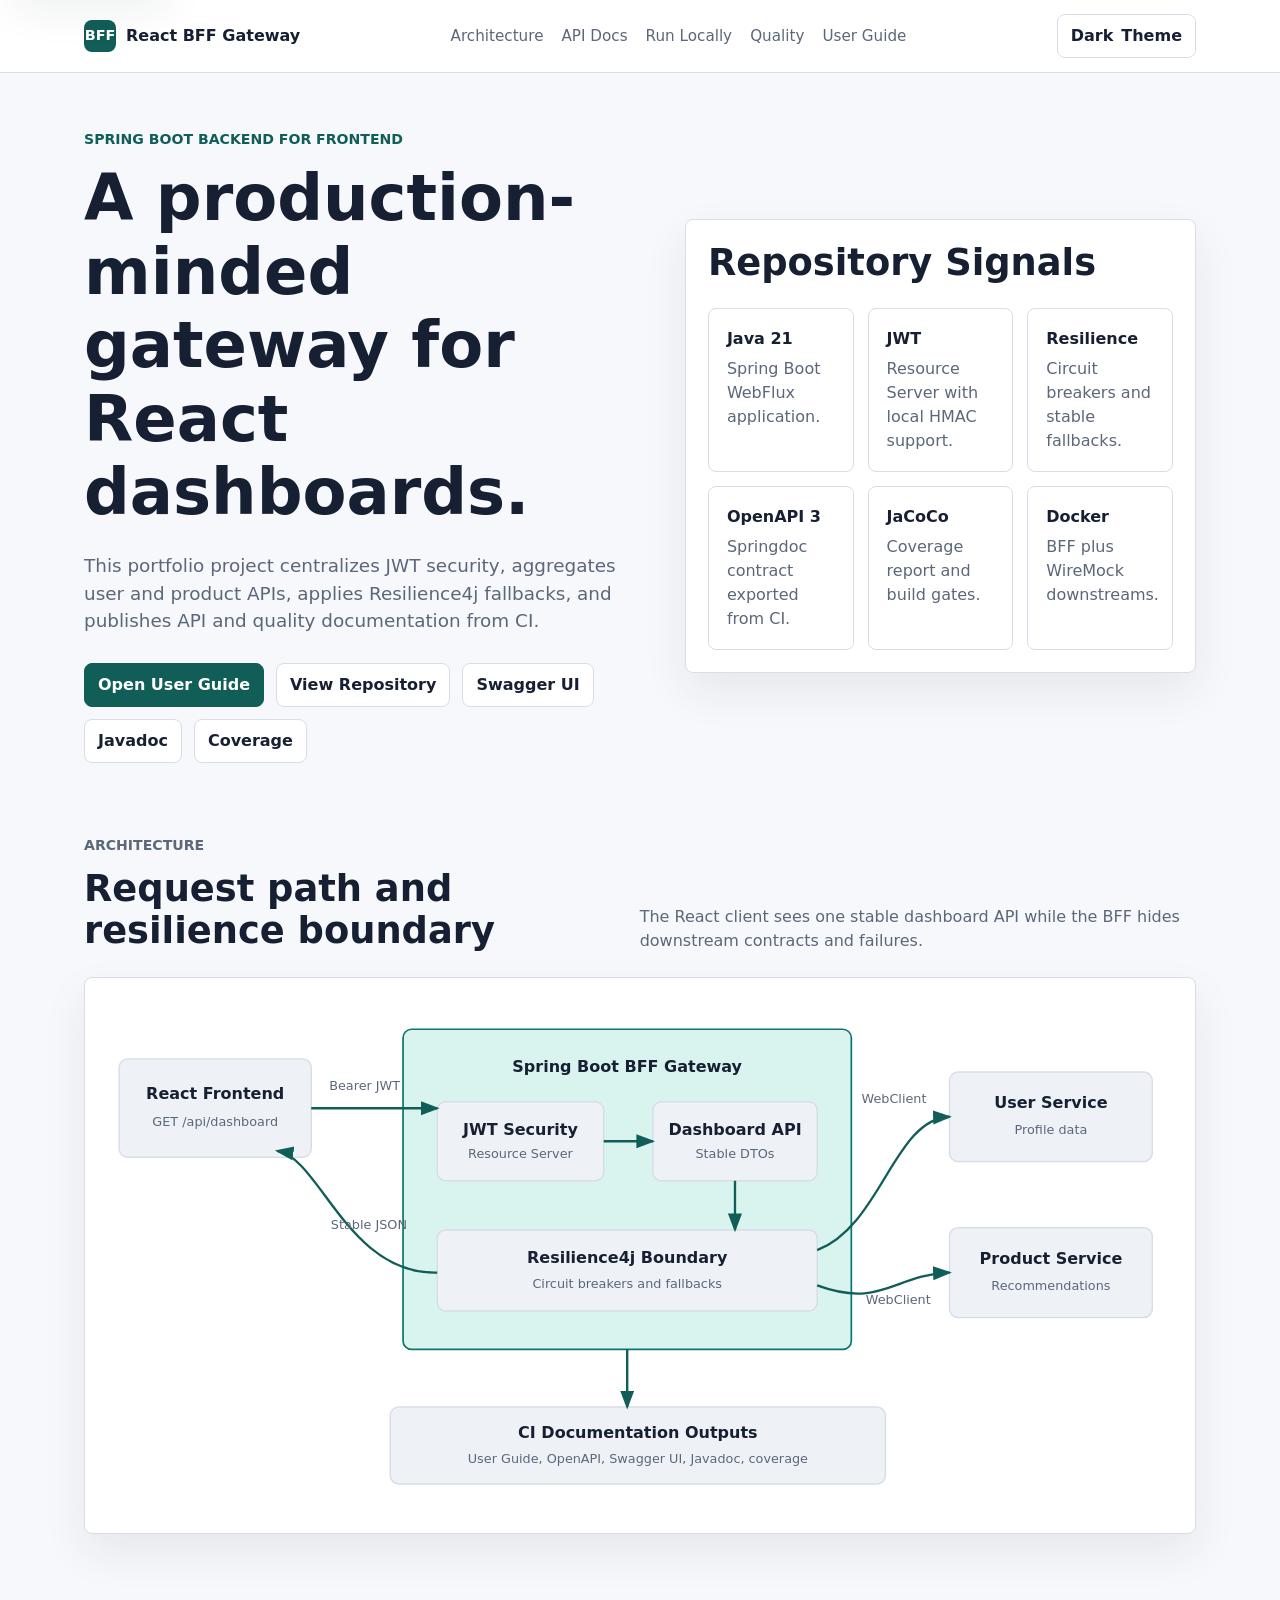
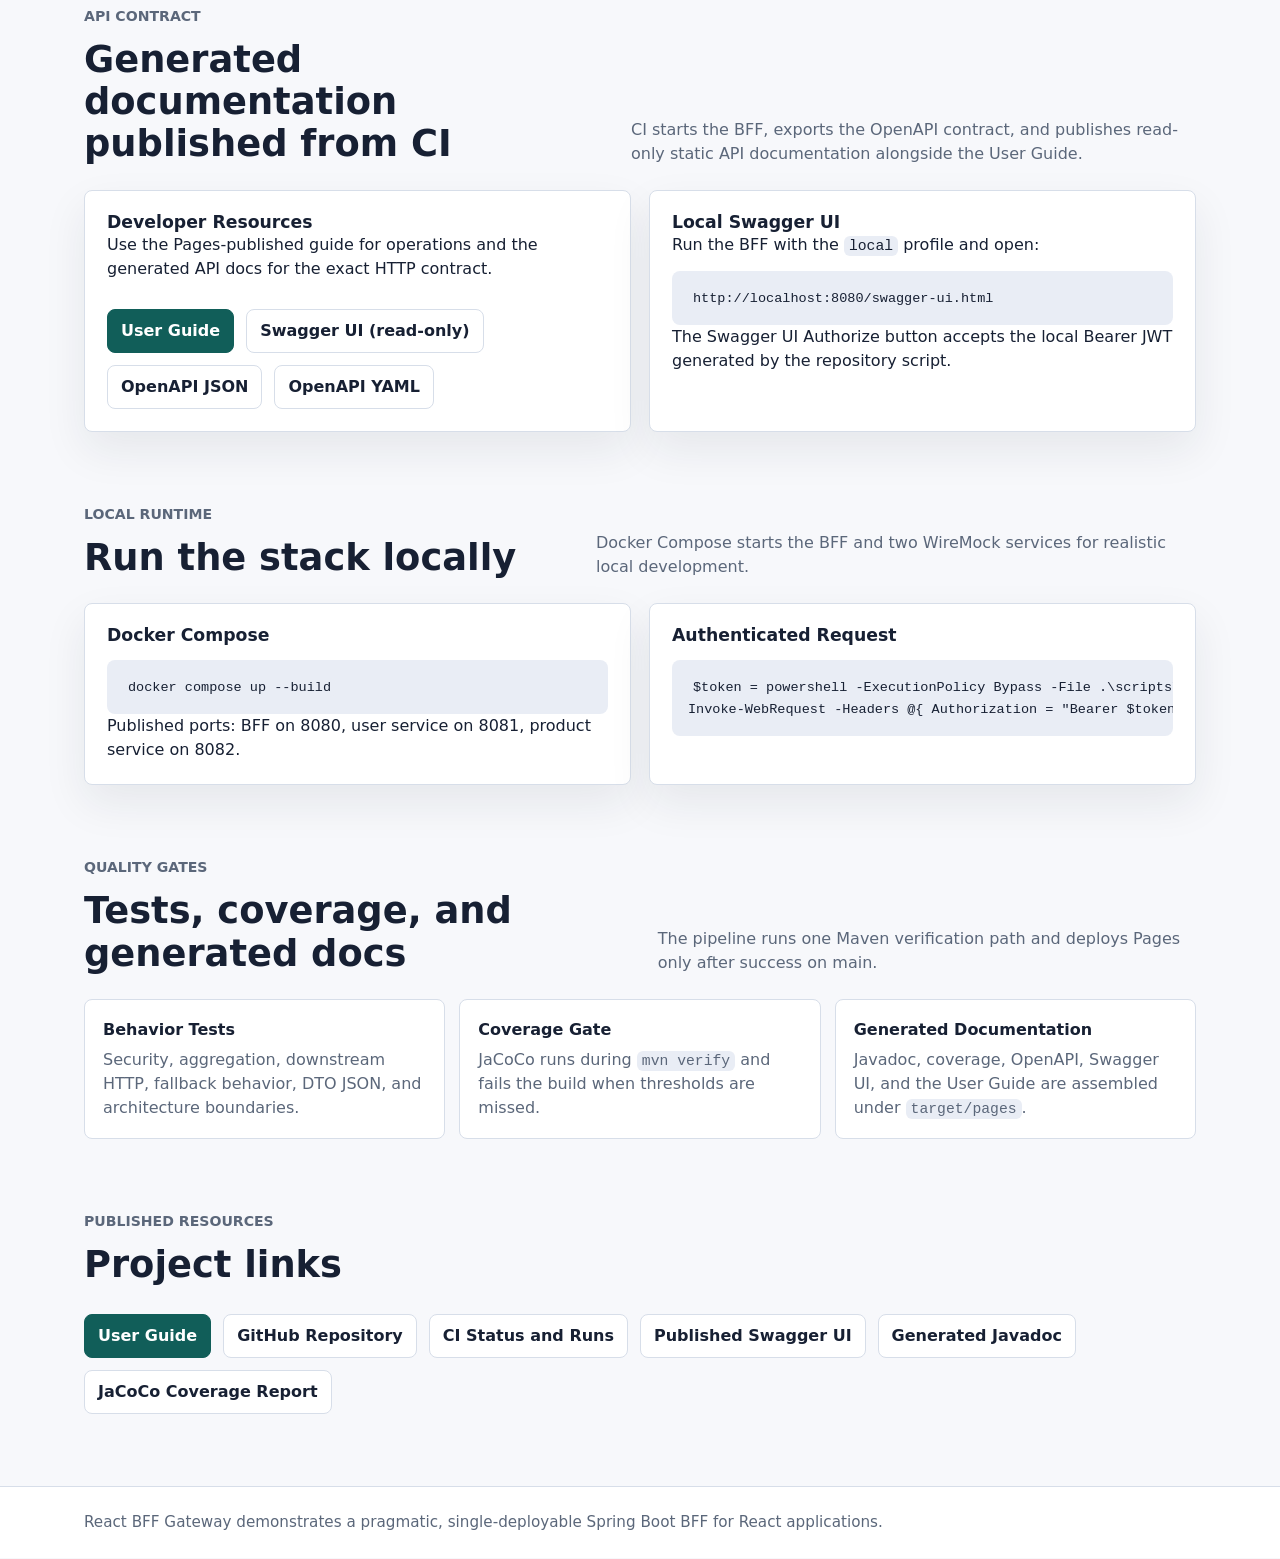
<file: .github/pages/index.html>
<!doctype html>
<html lang="en">
<head>
  <meta charset="utf-8">
  <meta name="viewport" content="width=device-width, initial-scale=1">
  <meta name="color-scheme" content="light dark">
  <meta name="description" content="Portfolio documentation for a Java 21 Spring Boot Backend for Frontend for React dashboards.">
  <title>React BFF Gateway</title>
  <link rel="stylesheet" href="./assets/styles.css">
  <script src="./assets/theme.js" defer></script>
</head>
<body>
  <a class="skip-link" href="#main">Skip to content</a>
  <header class="site-header">
    <nav class="nav" aria-label="Primary navigation">
      <a class="brand" href="./" aria-label="React BFF Gateway home">
        <span class="brand-mark" aria-hidden="true">BFF</span>
        <span>React BFF Gateway</span>
      </a>
      <div class="nav-links" aria-label="Page sections">
        <a href="#architecture">Architecture</a>
        <a href="#api">API Docs</a>
        <a href="#run">Run Locally</a>
        <a href="#quality">Quality</a>
        <a href="./user-guide/">User Guide</a>
      </div>
      <div class="nav-actions">
        <button class="theme-toggle" type="button" data-theme-toggle aria-label="Switch color theme" aria-pressed="false">
          <span class="theme-icon" aria-hidden="true">Dark</span>
          <span class="theme-label">Theme</span>
        </button>
        <details class="mobile-menu">
          <summary>Menu</summary>
          <div class="mobile-panel">
            <a href="#architecture">Architecture</a>
            <a href="#api">API Docs</a>
            <a href="#run">Run Locally</a>
            <a href="#quality">Quality</a>
            <a href="./user-guide/">User Guide</a>
          </div>
        </details>
      </div>
    </nav>
  </header>

  <main id="main" class="page-main">
    <section class="hero" aria-labelledby="hero-title">
      <div class="hero-content">
        <p class="eyebrow">Spring Boot Backend for Frontend</p>
        <h1 id="hero-title">A production-minded gateway for React dashboards.</h1>
        <p class="lede">
          This portfolio project centralizes JWT security, aggregates user and product APIs,
          applies Resilience4j fallbacks, and publishes API and quality documentation from CI.
        </p>
        <div class="actions" aria-label="Primary resources">
          <a class="button primary" href="./user-guide/">Open User Guide</a>
          <a class="button" href="https://github.com/__REPOSITORY__">View Repository</a>
          <a class="button" href="./swagger-ui/">Swagger UI</a>
          <a class="button" href="./javadoc/">Javadoc</a>
          <a class="button" href="./coverage/">Coverage</a>
        </div>
      </div>
      <aside class="panel" aria-label="Project signals">
        <h2>Repository Signals</h2>
        <div class="signal-grid">
          <div class="signal">
            <strong>Java 21</strong>
            <span>Spring Boot WebFlux application.</span>
          </div>
          <div class="signal">
            <strong>JWT</strong>
            <span>Resource Server with local HMAC support.</span>
          </div>
          <div class="signal">
            <strong>Resilience</strong>
            <span>Circuit breakers and stable fallbacks.</span>
          </div>
          <div class="signal">
            <strong>OpenAPI 3</strong>
            <span>Springdoc contract exported from CI.</span>
          </div>
          <div class="signal">
            <strong>JaCoCo</strong>
            <span>Coverage report and build gates.</span>
          </div>
          <div class="signal">
            <strong>Docker</strong>
            <span>BFF plus WireMock downstreams.</span>
          </div>
        </div>
      </aside>
    </section>

    <section id="architecture" class="section" aria-labelledby="architecture-title">
      <div class="section-heading">
        <div>
          <p class="eyebrow">Architecture</p>
          <h2 id="architecture-title">Request path and resilience boundary</h2>
        </div>
        <p>The React client sees one stable dashboard API while the BFF hides downstream contracts and failures.</p>
      </div>

      <div class="diagram-wrap" role="img" aria-labelledby="diagram-title diagram-desc">
        <svg class="architecture-svg" viewBox="0 0 1040 520" xmlns="http://www.w3.org/2000/svg">
          <title id="diagram-title">React BFF Gateway architecture</title>
          <desc id="diagram-desc">
            React sends a JWT-authenticated request to the Spring Boot BFF.
            The security boundary validates the token, dashboard aggregation calls user and product services through WebClient,
            and Resilience4j circuit breakers provide fallback responses.
          </desc>
          <defs>
            <marker id="arrowhead" markerWidth="10" markerHeight="10" refX="7" refY="3" orient="auto">
              <path d="M0,0 L0,6 L8,3 z" fill="var(--accent-strong)"></path>
            </marker>
          </defs>

          <rect class="box" x="32" y="76" width="180" height="92" rx="8"></rect>
          <text class="diagram-text" x="122" y="113" text-anchor="middle">React Frontend</text>
          <text class="diagram-muted" x="122" y="139" text-anchor="middle">GET /api/dashboard</text>

          <rect class="box-accent" x="298" y="48" width="420" height="300" rx="8"></rect>
          <text class="diagram-text" x="508" y="88" text-anchor="middle">Spring Boot BFF Gateway</text>

          <rect class="box" x="330" y="116" width="156" height="74" rx="8"></rect>
          <text class="diagram-text" x="408" y="147" text-anchor="middle">JWT Security</text>
          <text class="diagram-muted" x="408" y="169" text-anchor="middle">Resource Server</text>

          <rect class="box" x="532" y="116" width="154" height="74" rx="8"></rect>
          <text class="diagram-text" x="609" y="147" text-anchor="middle">Dashboard API</text>
          <text class="diagram-muted" x="609" y="169" text-anchor="middle">Stable DTOs</text>

          <rect class="box" x="330" y="236" width="356" height="76" rx="8"></rect>
          <text class="diagram-text" x="508" y="267" text-anchor="middle">Resilience4j Boundary</text>
          <text class="diagram-muted" x="508" y="290" text-anchor="middle">Circuit breakers and fallbacks</text>

          <rect class="box" x="810" y="88" width="190" height="84" rx="8"></rect>
          <text class="diagram-text" x="905" y="122" text-anchor="middle">User Service</text>
          <text class="diagram-muted" x="905" y="146" text-anchor="middle">Profile data</text>

          <rect class="box" x="810" y="234" width="190" height="84" rx="8"></rect>
          <text class="diagram-text" x="905" y="268" text-anchor="middle">Product Service</text>
          <text class="diagram-muted" x="905" y="292" text-anchor="middle">Recommendations</text>

          <rect class="box" x="286" y="402" width="464" height="72" rx="8"></rect>
          <text class="diagram-text" x="518" y="431" text-anchor="middle">CI Documentation Outputs</text>
          <text class="diagram-muted" x="518" y="454" text-anchor="middle">User Guide, OpenAPI, Swagger UI, Javadoc, coverage</text>

          <path class="arrow" d="M212 122 H330"></path>
          <text class="diagram-muted" x="262" y="105" text-anchor="middle">Bearer JWT</text>
          <path class="arrow" d="M486 153 H532"></path>
          <path class="arrow" d="M609 190 V236"></path>
          <path class="arrow" d="M686 255 C746 232 758 132 810 130"></path>
          <text class="diagram-muted" x="758" y="117" text-anchor="middle">WebClient</text>
          <path class="arrow" d="M686 288 C746 310 758 278 810 276"></path>
          <text class="diagram-muted" x="762" y="305" text-anchor="middle">WebClient</text>
          <path class="arrow" d="M508 348 V402"></path>
          <path class="arrow" d="M330 276 C246 278 220 168 180 162"></path>
          <text class="diagram-muted" x="266" y="235" text-anchor="middle">Stable JSON</text>
        </svg>
        <div class="architecture-mobile" aria-hidden="true">
          <div class="architecture-mobile-grid">
            <div class="mobile-node">
              <strong>React Frontend</strong>
              <span>Calls <code>GET /api/dashboard</code> with a Bearer JWT.</span>
            </div>
            <div class="mobile-connector">down</div>
            <div class="mobile-node">
              <strong>Spring Boot BFF</strong>
              <span>Validates JWTs, owns the dashboard DTO, and coordinates aggregation.</span>
            </div>
            <div class="mobile-connector">down</div>
            <div class="mobile-node">
              <strong>Resilience4j Boundary</strong>
              <span>Wraps WebClient calls with circuit breakers and stable fallbacks.</span>
            </div>
            <div class="mobile-connector">down</div>
            <div class="mobile-node">
              <strong>User and Product Services</strong>
              <span>Downstream APIs stay hidden from the React app.</span>
            </div>
          </div>
        </div>
      </div>
    </section>

    <section id="api" class="section" aria-labelledby="api-title">
      <div class="section-heading">
        <div>
          <p class="eyebrow">API Contract</p>
          <h2 id="api-title">Generated documentation published from CI</h2>
        </div>
        <p>CI starts the BFF, exports the OpenAPI contract, and publishes read-only static API documentation alongside the User Guide.</p>
      </div>
      <div class="two-column">
        <article class="panel">
          <h3>Developer Resources</h3>
          <p>Use the Pages-published guide for operations and the generated API docs for the exact HTTP contract.</p>
          <div class="actions">
            <a class="button primary" href="./user-guide/">User Guide</a>
            <a class="button" href="./swagger-ui/">Swagger UI (read-only)</a>
            <a class="button" href="./api/openapi.json">OpenAPI JSON</a>
            <a class="button" href="./api/openapi.yaml">OpenAPI YAML</a>
          </div>
        </article>
        <article class="panel">
          <h3>Local Swagger UI</h3>
          <p>Run the BFF with the <code>local</code> profile and open:</p>
          <pre class="code-block"><code>http://localhost:8080/swagger-ui.html</code></pre>
          <p>The Swagger UI Authorize button accepts the local Bearer JWT generated by the repository script.</p>
        </article>
      </div>
    </section>

    <section id="run" class="section" aria-labelledby="run-title">
      <div class="section-heading">
        <div>
          <p class="eyebrow">Local Runtime</p>
          <h2 id="run-title">Run the stack locally</h2>
        </div>
        <p>Docker Compose starts the BFF and two WireMock services for realistic local development.</p>
      </div>
      <div class="two-column">
        <article class="panel">
          <h3>Docker Compose</h3>
          <pre class="code-block"><code>docker compose up --build</code></pre>
          <p>Published ports: BFF on 8080, user service on 8081, product service on 8082.</p>
        </article>
        <article class="panel">
          <h3>Authenticated Request</h3>
          <pre class="code-block"><code>$token = powershell -ExecutionPolicy Bypass -File .\scripts\create-local-jwt.ps1
Invoke-WebRequest -Headers @{ Authorization = "Bearer $token" } http://localhost:8080/api/dashboard</code></pre>
        </article>
      </div>
    </section>

    <section id="quality" class="section" aria-labelledby="quality-title">
      <div class="section-heading">
        <div>
          <p class="eyebrow">Quality Gates</p>
          <h2 id="quality-title">Tests, coverage, and generated docs</h2>
        </div>
        <p>The pipeline runs one Maven verification path and deploys Pages only after success on main.</p>
      </div>
      <div class="card-grid three">
        <article class="card">
          <strong>Behavior Tests</strong>
          <p>Security, aggregation, downstream HTTP, fallback behavior, DTO JSON, and architecture boundaries.</p>
        </article>
        <article class="card">
          <strong>Coverage Gate</strong>
          <p>JaCoCo runs during <code>mvn verify</code> and fails the build when thresholds are missed.</p>
        </article>
        <article class="card">
          <strong>Generated Documentation</strong>
          <p>Javadoc, coverage, OpenAPI, Swagger UI, and the User Guide are assembled under <code>target/pages</code>.</p>
        </article>
      </div>
    </section>

    <section class="section" aria-labelledby="resources-title">
      <div class="section-heading">
        <div>
          <p class="eyebrow">Published Resources</p>
          <h2 id="resources-title">Project links</h2>
        </div>
      </div>
      <div class="actions">
        <a class="button primary" href="./user-guide/">User Guide</a>
        <a class="button" href="https://github.com/__REPOSITORY__">GitHub Repository</a>
        <a class="button" href="https://github.com/__REPOSITORY__/actions/workflows/ci.yml">CI Status and Runs</a>
        <a class="button" href="./swagger-ui/">Published Swagger UI</a>
        <a class="button" href="./javadoc/">Generated Javadoc</a>
        <a class="button" href="./coverage/">JaCoCo Coverage Report</a>
      </div>
    </section>
  </main>

  <footer class="site-footer">
    <div class="footer-inner">
      React BFF Gateway demonstrates a pragmatic, single-deployable Spring Boot BFF for React applications.
    </div>
  </footer>
</body>
</html>
</file>
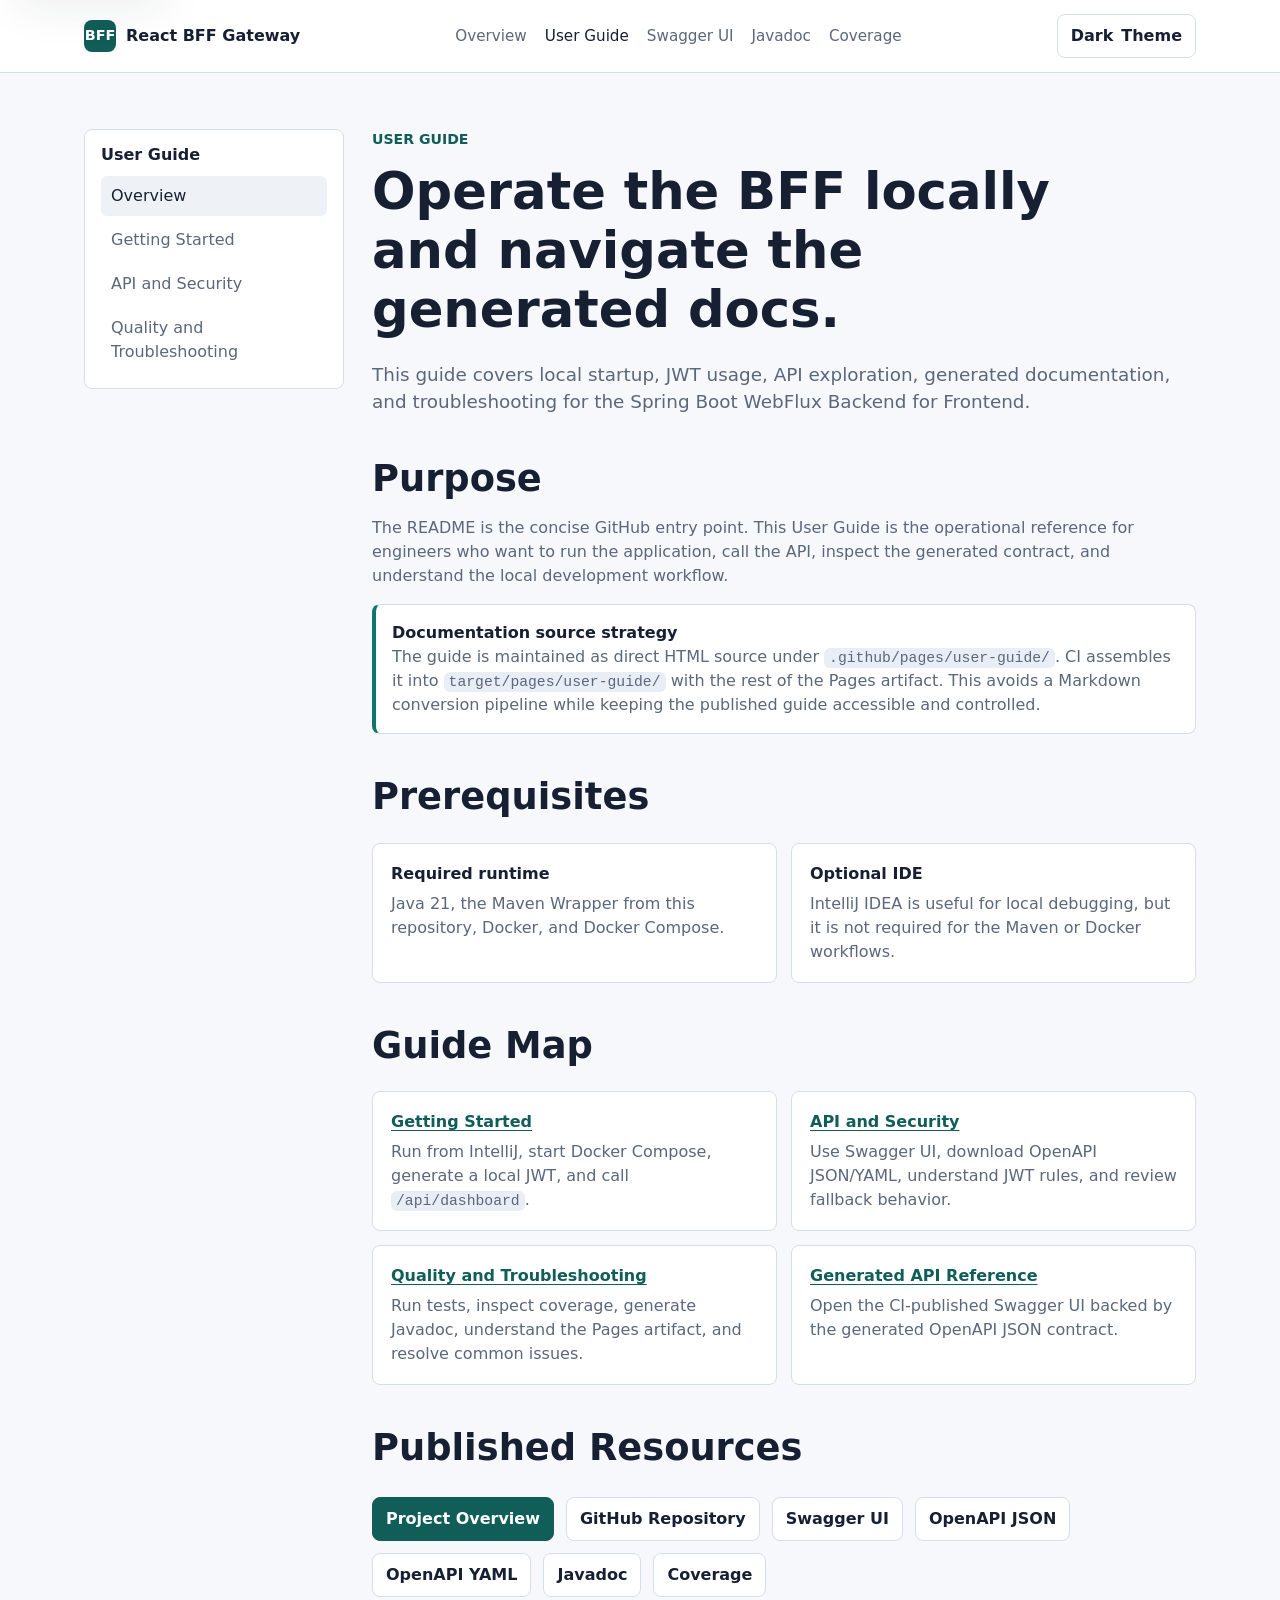
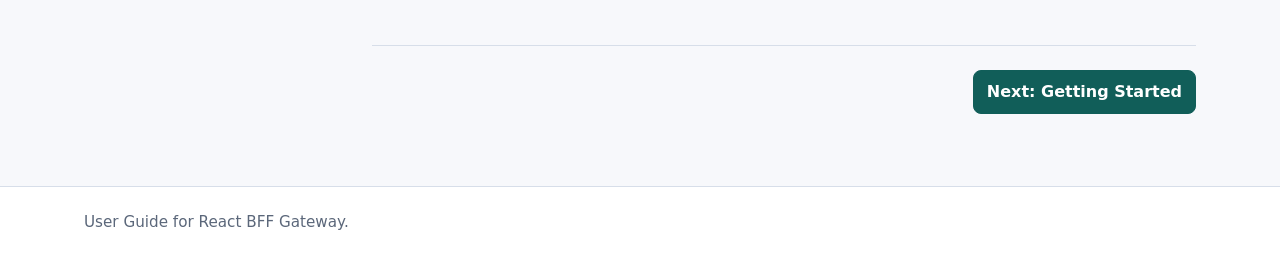
<file: .github/pages/user-guide/index.html>
<!doctype html>
<html lang="en">
<head>
  <meta charset="utf-8">
  <meta name="viewport" content="width=device-width, initial-scale=1">
  <meta name="color-scheme" content="light dark">
  <meta name="description" content="User Guide overview for running and evaluating React BFF Gateway.">
  <title>User Guide - React BFF Gateway</title>
  <link rel="stylesheet" href="../assets/styles.css">
  <script src="../assets/theme.js" defer></script>
</head>
<body>
  <a class="skip-link" href="#main">Skip to content</a>
  <header class="site-header">
    <nav class="nav" aria-label="Primary navigation">
      <a class="brand" href="../" aria-label="React BFF Gateway home">
        <span class="brand-mark" aria-hidden="true">BFF</span>
        <span>React BFF Gateway</span>
      </a>
      <div class="nav-links" aria-label="Primary links">
        <a href="../">Overview</a>
        <a href="./" aria-current="page">User Guide</a>
        <a href="../swagger-ui/">Swagger UI</a>
        <a href="../javadoc/">Javadoc</a>
        <a href="../coverage/">Coverage</a>
      </div>
      <div class="nav-actions">
        <button class="theme-toggle" type="button" data-theme-toggle aria-label="Switch color theme" aria-pressed="false">
          <span class="theme-icon" aria-hidden="true">Dark</span>
          <span class="theme-label">Theme</span>
        </button>
        <details class="mobile-menu">
          <summary>Menu</summary>
          <div class="mobile-panel">
            <a href="../">Overview</a>
            <a href="./" aria-current="page">Guide Overview</a>
            <a href="./getting-started.html">Getting Started</a>
            <a href="./api-and-security.html">API and Security</a>
            <a href="./quality-and-troubleshooting.html">Quality and Troubleshooting</a>
            <a href="../swagger-ui/">Swagger UI</a>
            <a href="../javadoc/">Javadoc</a>
            <a href="../coverage/">Coverage</a>
          </div>
        </details>
      </div>
    </nav>
  </header>

  <main id="main" class="page-main guide-shell">
    <aside class="guide-sidebar" aria-label="User Guide navigation">
      <h2>User Guide</h2>
      <nav class="guide-nav">
        <a href="./" aria-current="page">Overview</a>
        <a href="./getting-started.html">Getting Started</a>
        <a href="./api-and-security.html">API and Security</a>
        <a href="./quality-and-troubleshooting.html">Quality and Troubleshooting</a>
      </nav>
    </aside>

    <article class="guide-content">
      <header class="guide-header">
        <p class="eyebrow">User Guide</p>
        <h1>Operate the BFF locally and navigate the generated docs.</h1>
        <p class="lede">
          This guide covers local startup, JWT usage, API exploration, generated documentation,
          and troubleshooting for the Spring Boot WebFlux Backend for Frontend.
        </p>
      </header>

      <section class="doc-section" aria-labelledby="scope-title">
        <h2 id="scope-title">Purpose</h2>
        <p>
          The README is the concise GitHub entry point. This User Guide is the operational reference for
          engineers who want to run the application, call the API, inspect the generated contract, and
          understand the local development workflow.
        </p>
        <div class="callout">
          <strong>Documentation source strategy</strong>
          <p>
            The guide is maintained as direct HTML source under <code>.github/pages/user-guide/</code>.
            CI assembles it into <code>target/pages/user-guide/</code> with the rest of the Pages artifact.
            This avoids a Markdown conversion pipeline while keeping the published guide accessible and controlled.
          </p>
        </div>
      </section>

      <section class="doc-section" aria-labelledby="prerequisites-title">
        <h2 id="prerequisites-title">Prerequisites</h2>
        <div class="card-grid two">
          <article class="doc-card">
            <strong>Required runtime</strong>
            <p>Java 21, the Maven Wrapper from this repository, Docker, and Docker Compose.</p>
          </article>
          <article class="doc-card">
            <strong>Optional IDE</strong>
            <p>IntelliJ IDEA is useful for local debugging, but it is not required for the Maven or Docker workflows.</p>
          </article>
        </div>
      </section>

      <section class="doc-section" aria-labelledby="map-title">
        <h2 id="map-title">Guide Map</h2>
        <div class="card-grid two">
          <article class="doc-card">
            <strong><a href="./getting-started.html">Getting Started</a></strong>
            <p>Run from IntelliJ, start Docker Compose, generate a local JWT, and call <code>/api/dashboard</code>.</p>
          </article>
          <article class="doc-card">
            <strong><a href="./api-and-security.html">API and Security</a></strong>
            <p>Use Swagger UI, download OpenAPI JSON/YAML, understand JWT rules, and review fallback behavior.</p>
          </article>
          <article class="doc-card">
            <strong><a href="./quality-and-troubleshooting.html">Quality and Troubleshooting</a></strong>
            <p>Run tests, inspect coverage, generate Javadoc, understand the Pages artifact, and resolve common issues.</p>
          </article>
          <article class="doc-card">
            <strong><a href="../swagger-ui/">Generated API Reference</a></strong>
            <p>Open the CI-published Swagger UI backed by the generated OpenAPI JSON contract.</p>
          </article>
        </div>
      </section>

      <section class="doc-section" aria-labelledby="published-title">
        <h2 id="published-title">Published Resources</h2>
        <div class="actions">
          <a class="button primary" href="../">Project Overview</a>
          <a class="button" href="https://github.com/__REPOSITORY__">GitHub Repository</a>
          <a class="button" href="../swagger-ui/">Swagger UI</a>
          <a class="button" href="../api/openapi.json">OpenAPI JSON</a>
          <a class="button" href="../api/openapi.yaml">OpenAPI YAML</a>
          <a class="button" href="../javadoc/">Javadoc</a>
          <a class="button" href="../coverage/">Coverage</a>
        </div>
      </section>

      <nav class="pagination" aria-label="Guide pagination">
        <span></span>
        <a class="button primary" href="./getting-started.html">Next: Getting Started</a>
      </nav>
    </article>
  </main>

  <footer class="site-footer">
    <div class="footer-inner">
      User Guide for React BFF Gateway.
    </div>
  </footer>
</body>
</html>
</file>
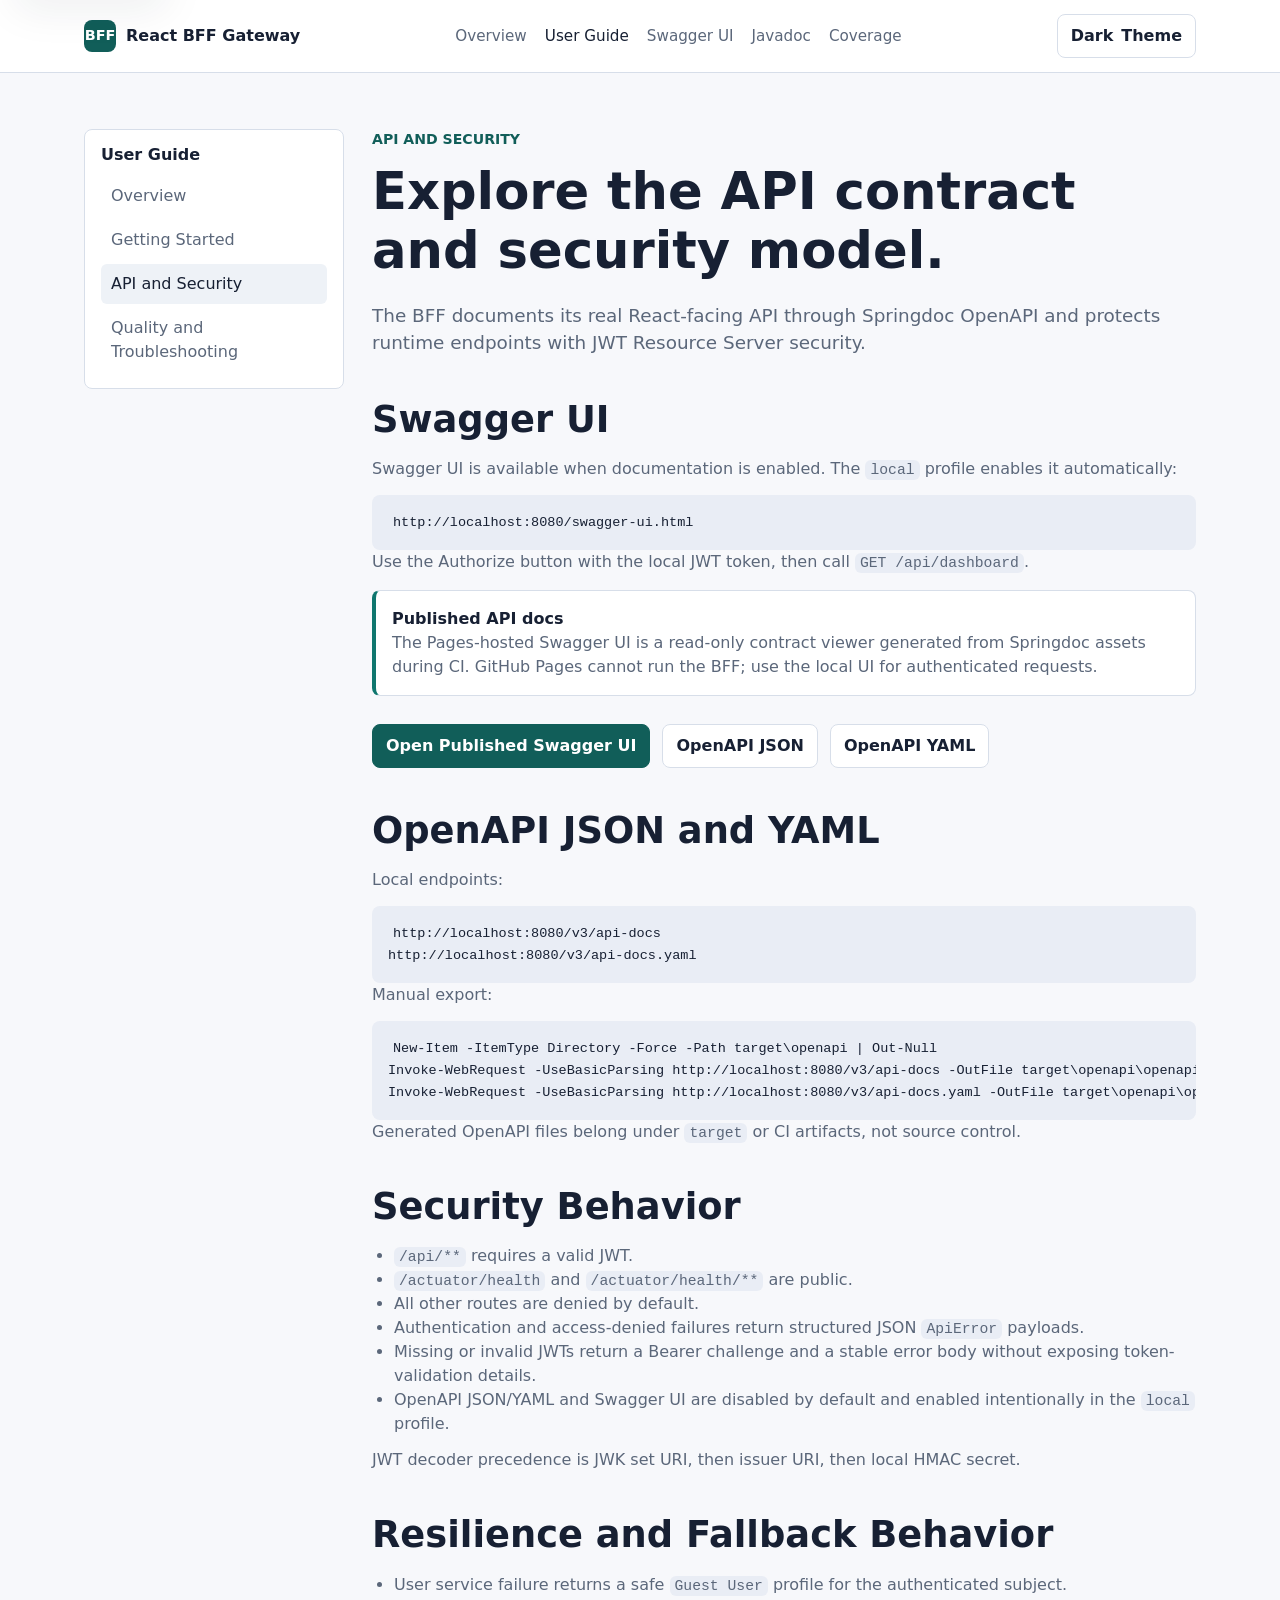
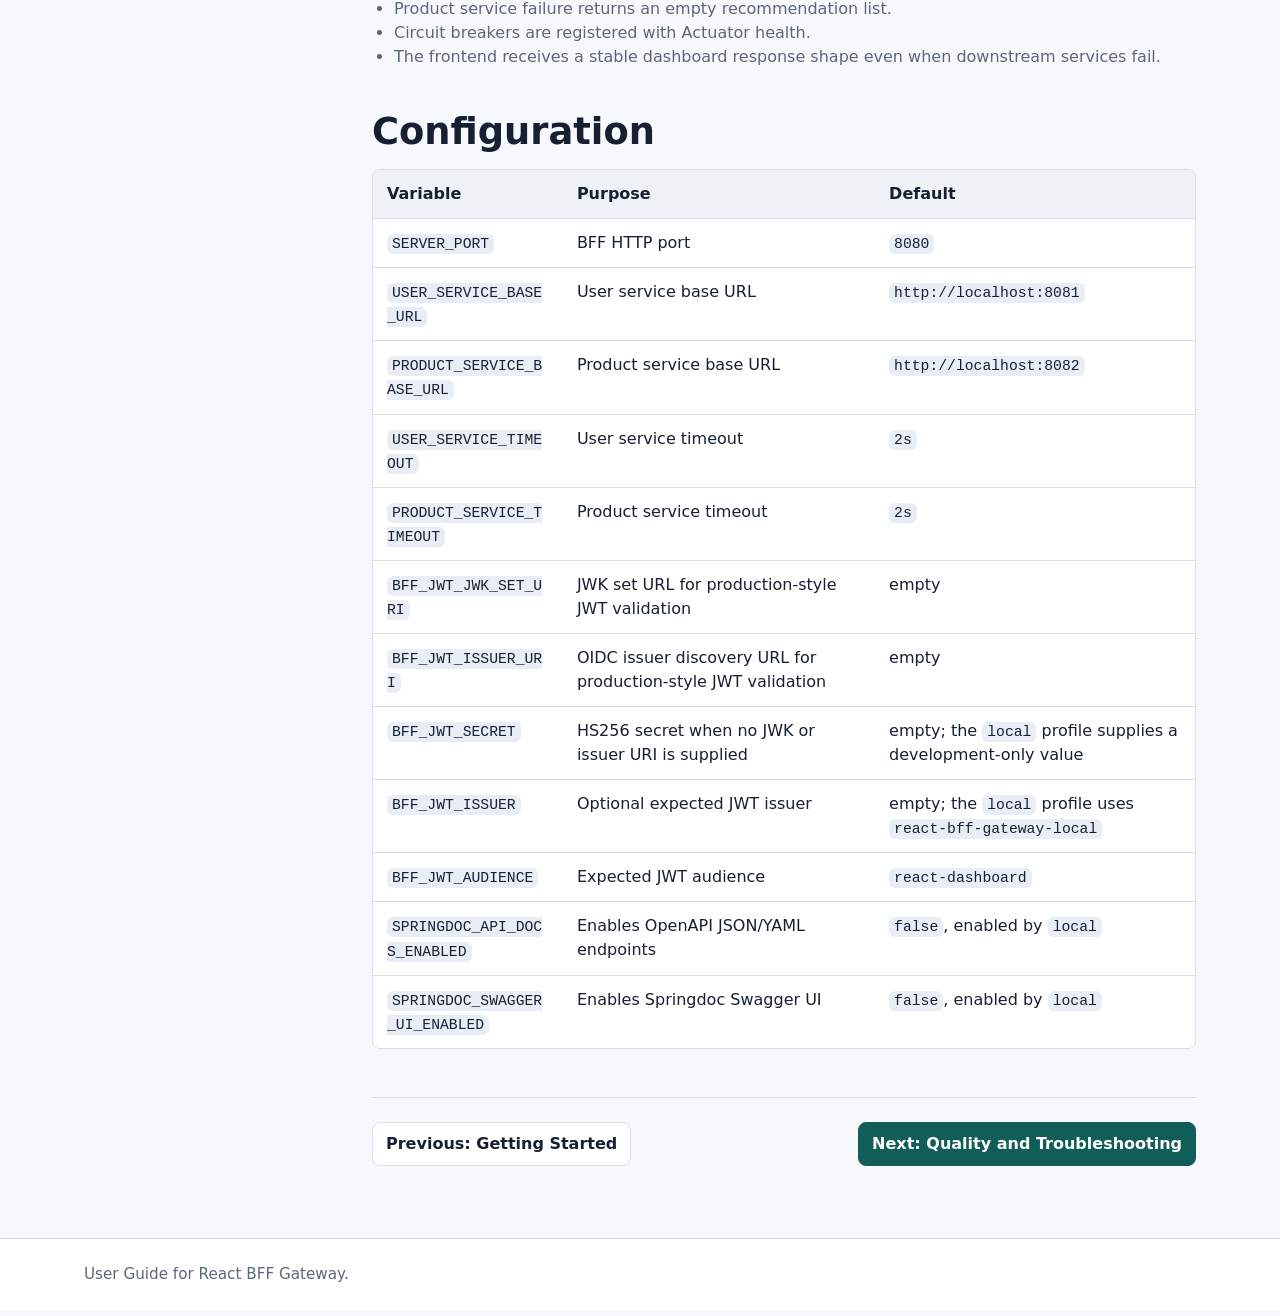
<file: .github/pages/user-guide/api-and-security.html>
<!doctype html>
<html lang="en">
<head>
  <meta charset="utf-8">
  <meta name="viewport" content="width=device-width, initial-scale=1">
  <meta name="color-scheme" content="light dark">
  <meta name="description" content="Swagger UI, OpenAPI, JWT security, configuration, and resilience behavior for React BFF Gateway.">
  <title>API and Security - React BFF Gateway</title>
  <link rel="stylesheet" href="../assets/styles.css">
  <script src="../assets/theme.js" defer></script>
</head>
<body>
  <a class="skip-link" href="#main">Skip to content</a>
  <header class="site-header">
    <nav class="nav" aria-label="Primary navigation">
      <a class="brand" href="../" aria-label="React BFF Gateway home">
        <span class="brand-mark" aria-hidden="true">BFF</span>
        <span>React BFF Gateway</span>
      </a>
      <div class="nav-links" aria-label="Primary links">
        <a href="../">Overview</a>
        <a href="./" aria-current="page">User Guide</a>
        <a href="../swagger-ui/">Swagger UI</a>
        <a href="../javadoc/">Javadoc</a>
        <a href="../coverage/">Coverage</a>
      </div>
      <div class="nav-actions">
        <button class="theme-toggle" type="button" data-theme-toggle aria-label="Switch color theme" aria-pressed="false">
          <span class="theme-icon" aria-hidden="true">Dark</span>
          <span class="theme-label">Theme</span>
        </button>
        <details class="mobile-menu">
          <summary>Menu</summary>
          <div class="mobile-panel">
            <a href="../">Overview</a>
            <a href="./">Guide Overview</a>
            <a href="./getting-started.html">Getting Started</a>
            <a href="./api-and-security.html" aria-current="page">API and Security</a>
            <a href="./quality-and-troubleshooting.html">Quality and Troubleshooting</a>
            <a href="../swagger-ui/">Swagger UI</a>
            <a href="../javadoc/">Javadoc</a>
            <a href="../coverage/">Coverage</a>
          </div>
        </details>
      </div>
    </nav>
  </header>

  <main id="main" class="page-main guide-shell">
    <aside class="guide-sidebar" aria-label="User Guide navigation">
      <h2>User Guide</h2>
      <nav class="guide-nav">
        <a href="./">Overview</a>
        <a href="./getting-started.html">Getting Started</a>
        <a href="./api-and-security.html" aria-current="page">API and Security</a>
        <a href="./quality-and-troubleshooting.html">Quality and Troubleshooting</a>
      </nav>
    </aside>

    <article class="guide-content">
      <header class="guide-header">
        <p class="eyebrow">API and Security</p>
        <h1>Explore the API contract and security model.</h1>
        <p class="lede">
          The BFF documents its real React-facing API through Springdoc OpenAPI and protects runtime endpoints with JWT Resource Server security.
        </p>
      </header>

      <section class="doc-section" aria-labelledby="swagger-title">
        <h2 id="swagger-title">Swagger UI</h2>
        <p>Swagger UI is available when documentation is enabled. The <code>local</code> profile enables it automatically:</p>
        <pre class="code-block"><code>http://localhost:8080/swagger-ui.html</code></pre>
        <p>Use the Authorize button with the local JWT token, then call <code>GET /api/dashboard</code>.</p>
        <div class="callout">
          <strong>Published API docs</strong>
          <p>The Pages-hosted Swagger UI is a read-only contract viewer generated from Springdoc assets during CI. GitHub Pages cannot run the BFF; use the local UI for authenticated requests.</p>
        </div>
        <div class="actions">
          <a class="button primary" href="../swagger-ui/">Open Published Swagger UI</a>
          <a class="button" href="../api/openapi.json">OpenAPI JSON</a>
          <a class="button" href="../api/openapi.yaml">OpenAPI YAML</a>
        </div>
      </section>

      <section class="doc-section" aria-labelledby="openapi-title">
        <h2 id="openapi-title">OpenAPI JSON and YAML</h2>
        <p>Local endpoints:</p>
        <pre class="code-block"><code>http://localhost:8080/v3/api-docs
http://localhost:8080/v3/api-docs.yaml</code></pre>
        <p>Manual export:</p>
        <pre class="code-block"><code>New-Item -ItemType Directory -Force -Path target\openapi | Out-Null
Invoke-WebRequest -UseBasicParsing http://localhost:8080/v3/api-docs -OutFile target\openapi\openapi.json
Invoke-WebRequest -UseBasicParsing http://localhost:8080/v3/api-docs.yaml -OutFile target\openapi\openapi.yaml</code></pre>
        <p>Generated OpenAPI files belong under <code>target</code> or CI artifacts, not source control.</p>
      </section>

      <section class="doc-section" aria-labelledby="security-title">
        <h2 id="security-title">Security Behavior</h2>
        <ul>
          <li><code>/api/**</code> requires a valid JWT.</li>
          <li><code>/actuator/health</code> and <code>/actuator/health/**</code> are public.</li>
          <li>All other routes are denied by default.</li>
          <li>Authentication and access-denied failures return structured JSON <code>ApiError</code> payloads.</li>
          <li>Missing or invalid JWTs return a Bearer challenge and a stable error body without exposing token-validation details.</li>
          <li>OpenAPI JSON/YAML and Swagger UI are disabled by default and enabled intentionally in the <code>local</code> profile.</li>
        </ul>
        <p>JWT decoder precedence is JWK set URI, then issuer URI, then local HMAC secret.</p>
      </section>

      <section class="doc-section" aria-labelledby="resilience-title">
        <h2 id="resilience-title">Resilience and Fallback Behavior</h2>
        <ul>
          <li>User service failure returns a safe <code>Guest User</code> profile for the authenticated subject.</li>
          <li>Product service failure returns an empty recommendation list.</li>
          <li>Circuit breakers are registered with Actuator health.</li>
          <li>The frontend receives a stable dashboard response shape even when downstream services fail.</li>
        </ul>
      </section>

      <section class="doc-section" aria-labelledby="config-title">
        <h2 id="config-title">Configuration</h2>
        <div class="table-wrap">
          <table>
            <thead>
              <tr>
                <th scope="col">Variable</th>
                <th scope="col">Purpose</th>
                <th scope="col">Default</th>
              </tr>
            </thead>
            <tbody>
              <tr><td><code>SERVER_PORT</code></td><td>BFF HTTP port</td><td><code>8080</code></td></tr>
              <tr><td><code>USER_SERVICE_BASE_URL</code></td><td>User service base URL</td><td><code>http://localhost:8081</code></td></tr>
              <tr><td><code>PRODUCT_SERVICE_BASE_URL</code></td><td>Product service base URL</td><td><code>http://localhost:8082</code></td></tr>
              <tr><td><code>USER_SERVICE_TIMEOUT</code></td><td>User service timeout</td><td><code>2s</code></td></tr>
              <tr><td><code>PRODUCT_SERVICE_TIMEOUT</code></td><td>Product service timeout</td><td><code>2s</code></td></tr>
              <tr><td><code>BFF_JWT_JWK_SET_URI</code></td><td>JWK set URL for production-style JWT validation</td><td>empty</td></tr>
              <tr><td><code>BFF_JWT_ISSUER_URI</code></td><td>OIDC issuer discovery URL for production-style JWT validation</td><td>empty</td></tr>
              <tr><td><code>BFF_JWT_SECRET</code></td><td>HS256 secret when no JWK or issuer URI is supplied</td><td>empty; the <code>local</code> profile supplies a development-only value</td></tr>
              <tr><td><code>BFF_JWT_ISSUER</code></td><td>Optional expected JWT issuer</td><td>empty; the <code>local</code> profile uses <code>react-bff-gateway-local</code></td></tr>
              <tr><td><code>BFF_JWT_AUDIENCE</code></td><td>Expected JWT audience</td><td><code>react-dashboard</code></td></tr>
              <tr><td><code>SPRINGDOC_API_DOCS_ENABLED</code></td><td>Enables OpenAPI JSON/YAML endpoints</td><td><code>false</code>, enabled by <code>local</code></td></tr>
              <tr><td><code>SPRINGDOC_SWAGGER_UI_ENABLED</code></td><td>Enables Springdoc Swagger UI</td><td><code>false</code>, enabled by <code>local</code></td></tr>
            </tbody>
          </table>
        </div>
      </section>

      <nav class="pagination" aria-label="Guide pagination">
        <a class="button" href="./getting-started.html">Previous: Getting Started</a>
        <a class="button primary" href="./quality-and-troubleshooting.html">Next: Quality and Troubleshooting</a>
      </nav>
    </article>
  </main>

  <footer class="site-footer">
    <div class="footer-inner">
      User Guide for React BFF Gateway.
    </div>
  </footer>
</body>
</html>
</file>
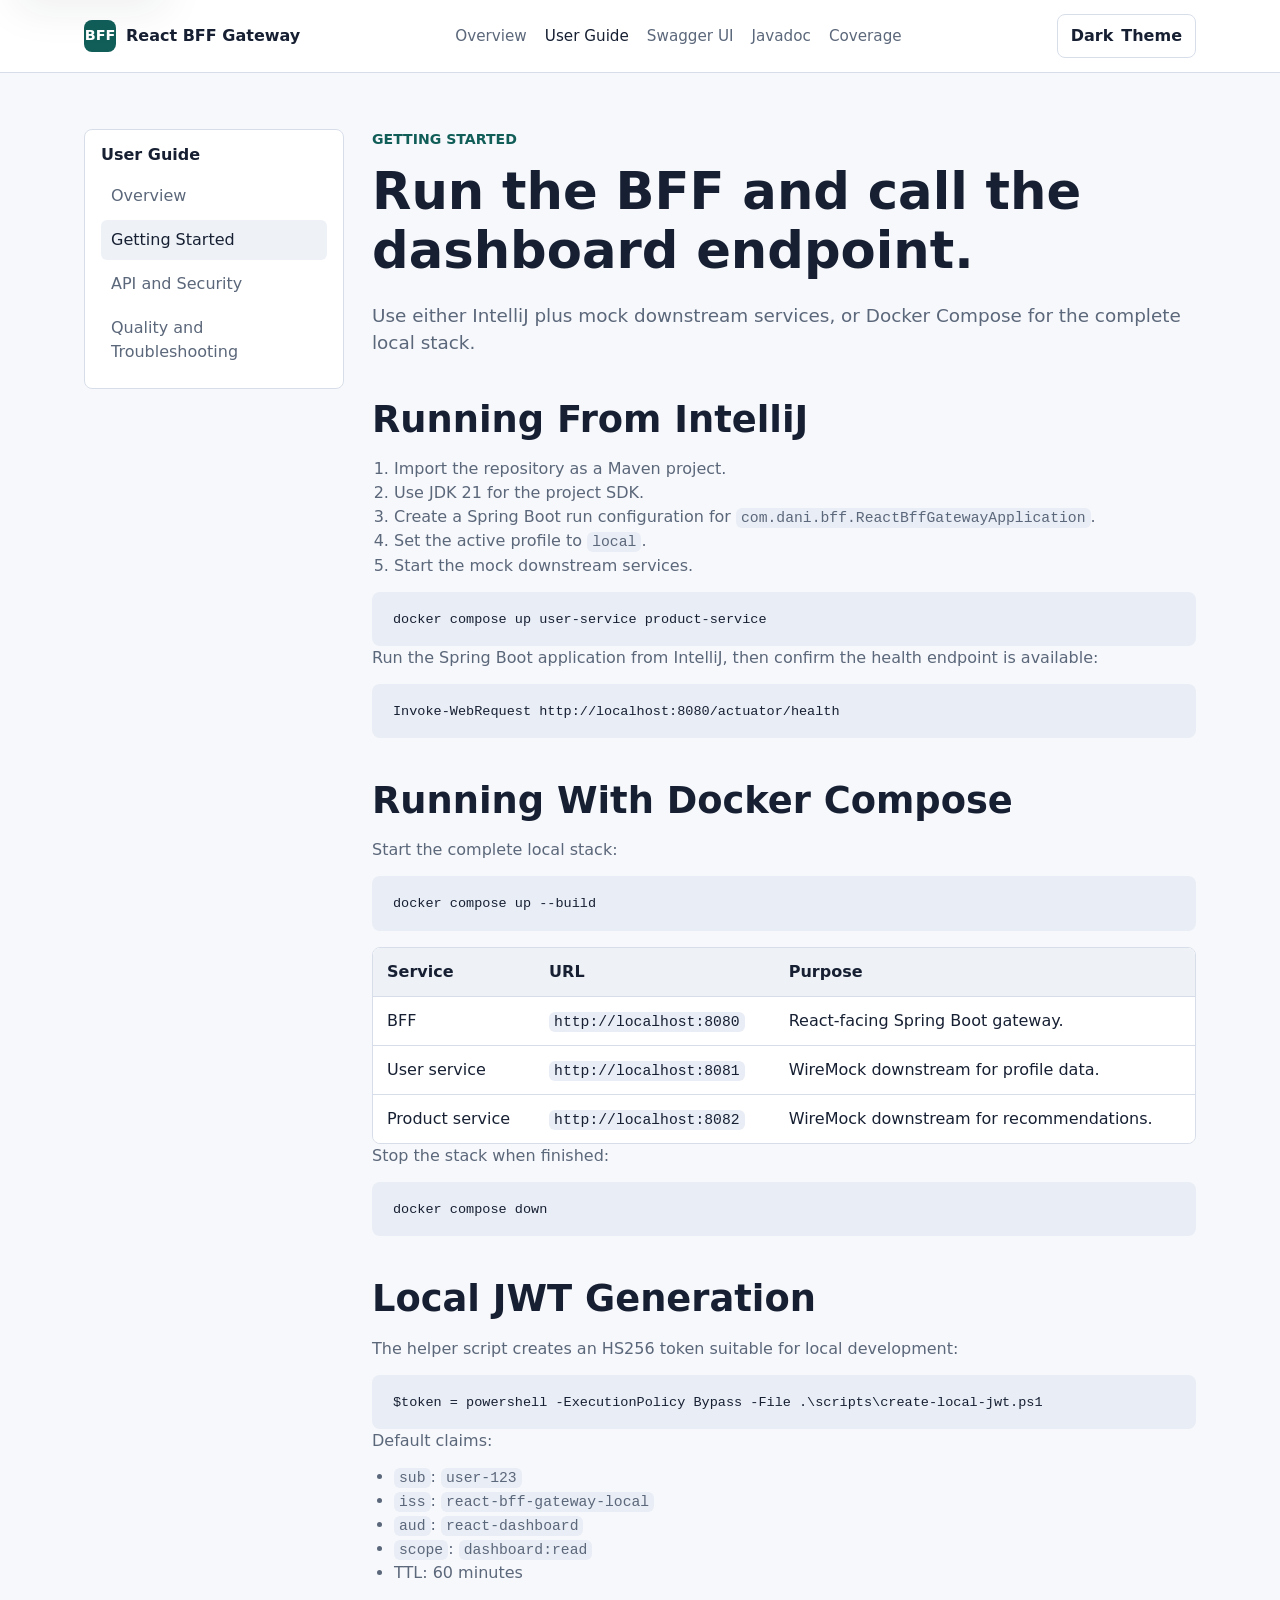
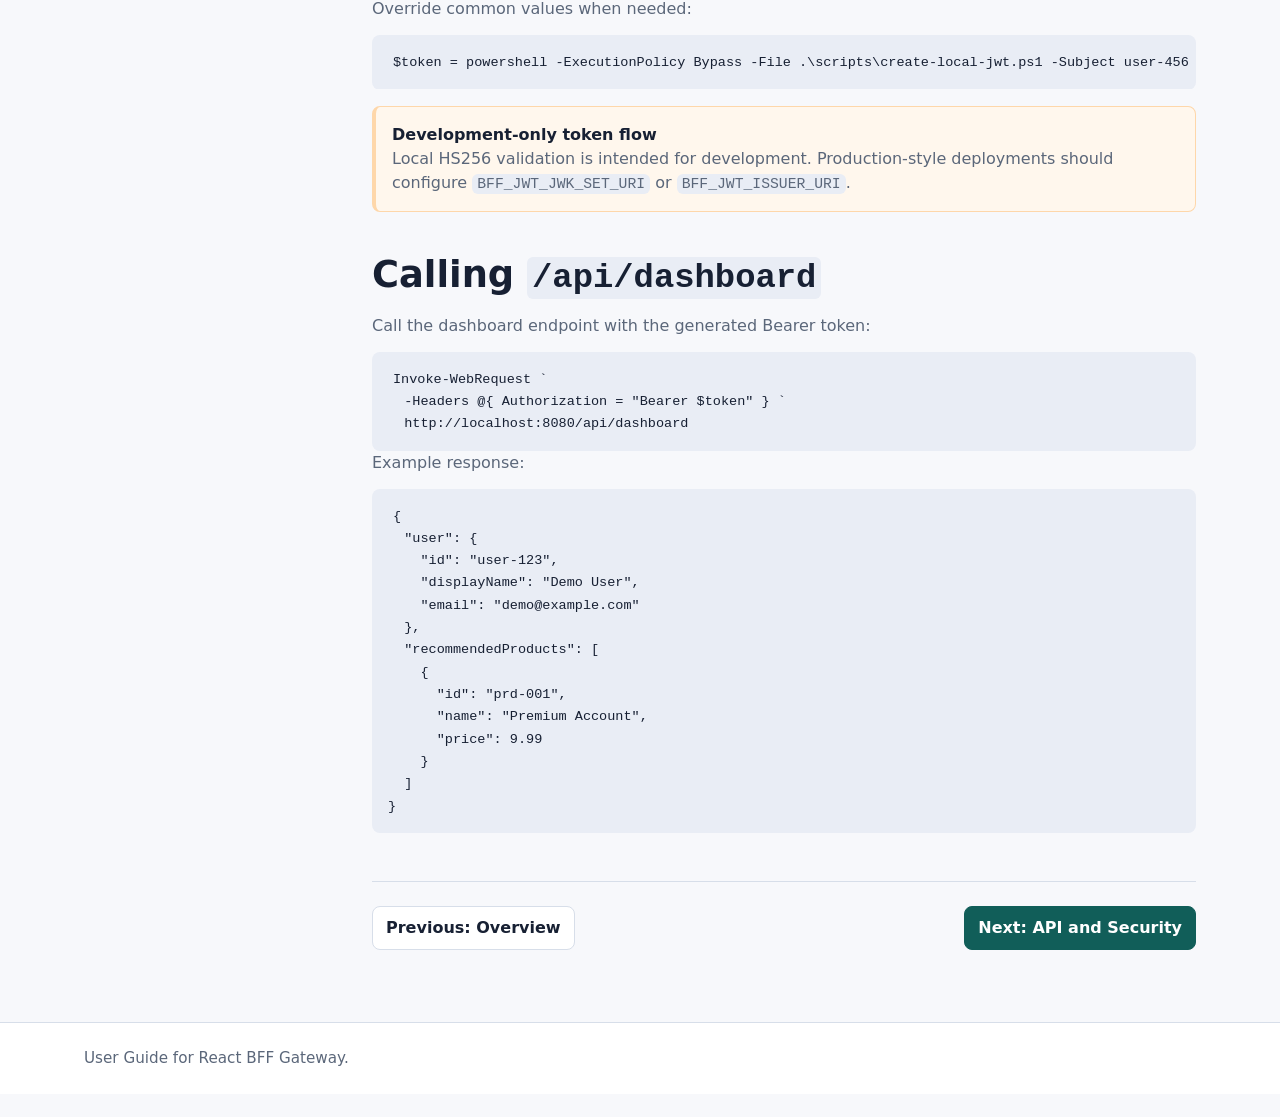
<file: .github/pages/user-guide/getting-started.html>
<!doctype html>
<html lang="en">
<head>
  <meta charset="utf-8">
  <meta name="viewport" content="width=device-width, initial-scale=1">
  <meta name="color-scheme" content="light dark">
  <meta name="description" content="Local startup, Docker Compose, JWT generation, and dashboard API calls for React BFF Gateway.">
  <title>Getting Started - React BFF Gateway</title>
  <link rel="stylesheet" href="../assets/styles.css">
  <script src="../assets/theme.js" defer></script>
</head>
<body>
  <a class="skip-link" href="#main">Skip to content</a>
  <header class="site-header">
    <nav class="nav" aria-label="Primary navigation">
      <a class="brand" href="../" aria-label="React BFF Gateway home">
        <span class="brand-mark" aria-hidden="true">BFF</span>
        <span>React BFF Gateway</span>
      </a>
      <div class="nav-links" aria-label="Primary links">
        <a href="../">Overview</a>
        <a href="./" aria-current="page">User Guide</a>
        <a href="../swagger-ui/">Swagger UI</a>
        <a href="../javadoc/">Javadoc</a>
        <a href="../coverage/">Coverage</a>
      </div>
      <div class="nav-actions">
        <button class="theme-toggle" type="button" data-theme-toggle aria-label="Switch color theme" aria-pressed="false">
          <span class="theme-icon" aria-hidden="true">Dark</span>
          <span class="theme-label">Theme</span>
        </button>
        <details class="mobile-menu">
          <summary>Menu</summary>
          <div class="mobile-panel">
            <a href="../">Overview</a>
            <a href="./">Guide Overview</a>
            <a href="./getting-started.html" aria-current="page">Getting Started</a>
            <a href="./api-and-security.html">API and Security</a>
            <a href="./quality-and-troubleshooting.html">Quality and Troubleshooting</a>
            <a href="../swagger-ui/">Swagger UI</a>
            <a href="../javadoc/">Javadoc</a>
            <a href="../coverage/">Coverage</a>
          </div>
        </details>
      </div>
    </nav>
  </header>

  <main id="main" class="page-main guide-shell">
    <aside class="guide-sidebar" aria-label="User Guide navigation">
      <h2>User Guide</h2>
      <nav class="guide-nav">
        <a href="./">Overview</a>
        <a href="./getting-started.html" aria-current="page">Getting Started</a>
        <a href="./api-and-security.html">API and Security</a>
        <a href="./quality-and-troubleshooting.html">Quality and Troubleshooting</a>
      </nav>
    </aside>

    <article class="guide-content">
      <header class="guide-header">
        <p class="eyebrow">Getting Started</p>
        <h1>Run the BFF and call the dashboard endpoint.</h1>
        <p class="lede">
          Use either IntelliJ plus mock downstream services, or Docker Compose for the complete local stack.
        </p>
      </header>

      <section class="doc-section" aria-labelledby="intellij-title">
        <h2 id="intellij-title">Running From IntelliJ</h2>
        <ol>
          <li>Import the repository as a Maven project.</li>
          <li>Use JDK 21 for the project SDK.</li>
          <li>Create a Spring Boot run configuration for <code>com.dani.bff.ReactBffGatewayApplication</code>.</li>
          <li>Set the active profile to <code>local</code>.</li>
          <li>Start the mock downstream services.</li>
        </ol>
        <pre class="code-block"><code>docker compose up user-service product-service</code></pre>
        <p>Run the Spring Boot application from IntelliJ, then confirm the health endpoint is available:</p>
        <pre class="code-block"><code>Invoke-WebRequest http://localhost:8080/actuator/health</code></pre>
      </section>

      <section class="doc-section" aria-labelledby="docker-title">
        <h2 id="docker-title">Running With Docker Compose</h2>
        <p>Start the complete local stack:</p>
        <pre class="code-block"><code>docker compose up --build</code></pre>
        <div class="table-wrap">
          <table>
            <thead>
              <tr>
                <th scope="col">Service</th>
                <th scope="col">URL</th>
                <th scope="col">Purpose</th>
              </tr>
            </thead>
            <tbody>
              <tr>
                <td>BFF</td>
                <td><code>http://localhost:8080</code></td>
                <td>React-facing Spring Boot gateway.</td>
              </tr>
              <tr>
                <td>User service</td>
                <td><code>http://localhost:8081</code></td>
                <td>WireMock downstream for profile data.</td>
              </tr>
              <tr>
                <td>Product service</td>
                <td><code>http://localhost:8082</code></td>
                <td>WireMock downstream for recommendations.</td>
              </tr>
            </tbody>
          </table>
        </div>
        <p>Stop the stack when finished:</p>
        <pre class="code-block"><code>docker compose down</code></pre>
      </section>

      <section class="doc-section" aria-labelledby="jwt-title">
        <h2 id="jwt-title">Local JWT Generation</h2>
        <p>The helper script creates an HS256 token suitable for local development:</p>
        <pre class="code-block"><code>$token = powershell -ExecutionPolicy Bypass -File .\scripts\create-local-jwt.ps1</code></pre>
        <p>Default claims:</p>
        <ul>
          <li><code>sub</code>: <code>user-123</code></li>
          <li><code>iss</code>: <code>react-bff-gateway-local</code></li>
          <li><code>aud</code>: <code>react-dashboard</code></li>
          <li><code>scope</code>: <code>dashboard:read</code></li>
          <li>TTL: 60 minutes</li>
        </ul>
        <p>Override common values when needed:</p>
        <pre class="code-block"><code>$token = powershell -ExecutionPolicy Bypass -File .\scripts\create-local-jwt.ps1 -Subject user-456 -TtlMinutes 30</code></pre>
        <div class="callout warning">
          <strong>Development-only token flow</strong>
          <p>Local HS256 validation is intended for development. Production-style deployments should configure <code>BFF_JWT_JWK_SET_URI</code> or <code>BFF_JWT_ISSUER_URI</code>.</p>
        </div>
      </section>

      <section class="doc-section" aria-labelledby="api-call-title">
        <h2 id="api-call-title">Calling <code>/api/dashboard</code></h2>
        <p>Call the dashboard endpoint with the generated Bearer token:</p>
        <pre class="code-block"><code>Invoke-WebRequest `
  -Headers @{ Authorization = "Bearer $token" } `
  http://localhost:8080/api/dashboard</code></pre>
        <p>Example response:</p>
        <pre class="code-block"><code>{
  "user": {
    "id": "user-123",
    "displayName": "Demo User",
    "email": "demo@example.com"
  },
  "recommendedProducts": [
    {
      "id": "prd-001",
      "name": "Premium Account",
      "price": 9.99
    }
  ]
}</code></pre>
      </section>

      <nav class="pagination" aria-label="Guide pagination">
        <a class="button" href="./">Previous: Overview</a>
        <a class="button primary" href="./api-and-security.html">Next: API and Security</a>
      </nav>
    </article>
  </main>

  <footer class="site-footer">
    <div class="footer-inner">
      User Guide for React BFF Gateway.
    </div>
  </footer>
</body>
</html>
</file>
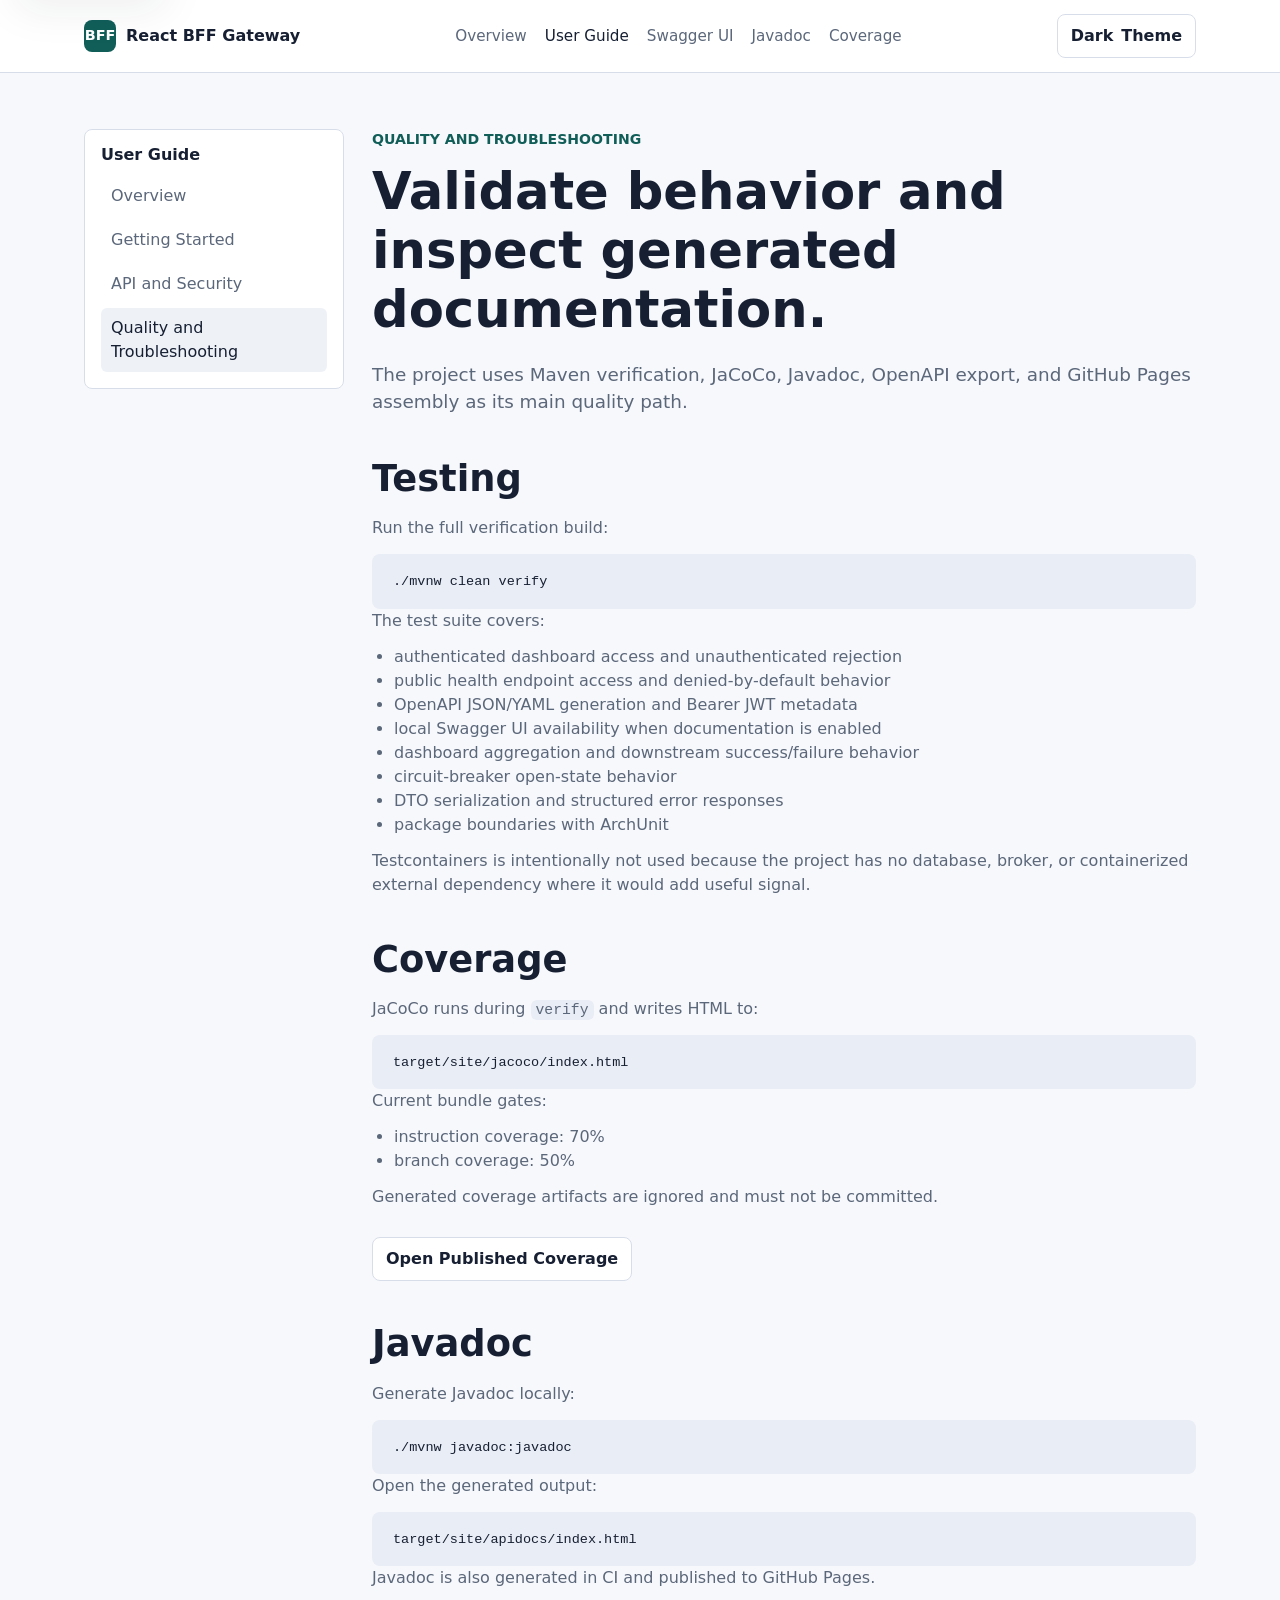
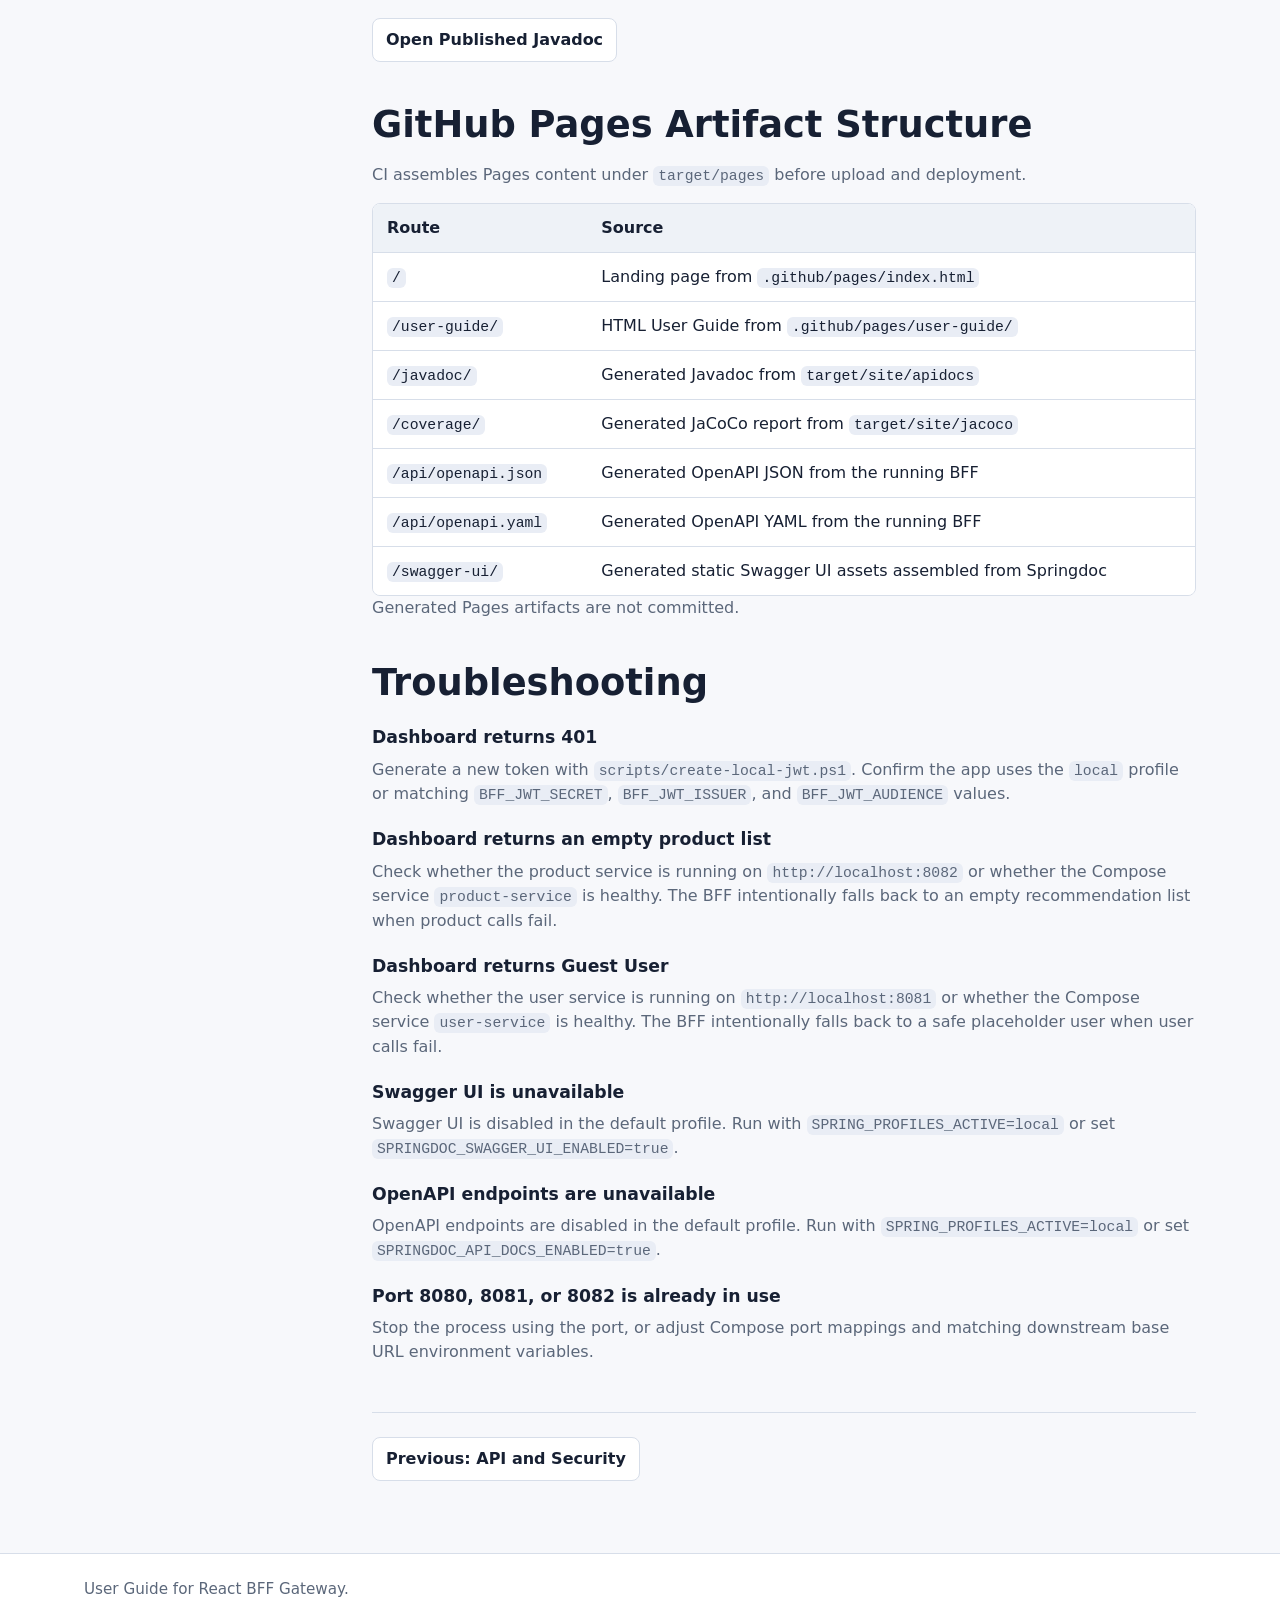
<file: .github/pages/user-guide/quality-and-troubleshooting.html>
<!doctype html>
<html lang="en">
<head>
  <meta charset="utf-8">
  <meta name="viewport" content="width=device-width, initial-scale=1">
  <meta name="color-scheme" content="light dark">
  <meta name="description" content="Testing, coverage, Javadoc, GitHub Pages artifacts, and troubleshooting for React BFF Gateway.">
  <title>Quality and Troubleshooting - React BFF Gateway</title>
  <link rel="stylesheet" href="../assets/styles.css">
  <script src="../assets/theme.js" defer></script>
</head>
<body>
  <a class="skip-link" href="#main">Skip to content</a>
  <header class="site-header">
    <nav class="nav" aria-label="Primary navigation">
      <a class="brand" href="../" aria-label="React BFF Gateway home">
        <span class="brand-mark" aria-hidden="true">BFF</span>
        <span>React BFF Gateway</span>
      </a>
      <div class="nav-links" aria-label="Primary links">
        <a href="../">Overview</a>
        <a href="./" aria-current="page">User Guide</a>
        <a href="../swagger-ui/">Swagger UI</a>
        <a href="../javadoc/">Javadoc</a>
        <a href="../coverage/">Coverage</a>
      </div>
      <div class="nav-actions">
        <button class="theme-toggle" type="button" data-theme-toggle aria-label="Switch color theme" aria-pressed="false">
          <span class="theme-icon" aria-hidden="true">Dark</span>
          <span class="theme-label">Theme</span>
        </button>
        <details class="mobile-menu">
          <summary>Menu</summary>
          <div class="mobile-panel">
            <a href="../">Overview</a>
            <a href="./">Guide Overview</a>
            <a href="./getting-started.html">Getting Started</a>
            <a href="./api-and-security.html">API and Security</a>
            <a href="./quality-and-troubleshooting.html" aria-current="page">Quality and Troubleshooting</a>
            <a href="../swagger-ui/">Swagger UI</a>
            <a href="../javadoc/">Javadoc</a>
            <a href="../coverage/">Coverage</a>
          </div>
        </details>
      </div>
    </nav>
  </header>

  <main id="main" class="page-main guide-shell">
    <aside class="guide-sidebar" aria-label="User Guide navigation">
      <h2>User Guide</h2>
      <nav class="guide-nav">
        <a href="./">Overview</a>
        <a href="./getting-started.html">Getting Started</a>
        <a href="./api-and-security.html">API and Security</a>
        <a href="./quality-and-troubleshooting.html" aria-current="page">Quality and Troubleshooting</a>
      </nav>
    </aside>

    <article class="guide-content">
      <header class="guide-header">
        <p class="eyebrow">Quality and Troubleshooting</p>
        <h1>Validate behavior and inspect generated documentation.</h1>
        <p class="lede">
          The project uses Maven verification, JaCoCo, Javadoc, OpenAPI export, and GitHub Pages assembly as its main quality path.
        </p>
      </header>

      <section class="doc-section" aria-labelledby="testing-title">
        <h2 id="testing-title">Testing</h2>
        <p>Run the full verification build:</p>
        <pre class="code-block"><code>./mvnw clean verify</code></pre>
        <p>The test suite covers:</p>
        <ul>
          <li>authenticated dashboard access and unauthenticated rejection</li>
          <li>public health endpoint access and denied-by-default behavior</li>
          <li>OpenAPI JSON/YAML generation and Bearer JWT metadata</li>
          <li>local Swagger UI availability when documentation is enabled</li>
          <li>dashboard aggregation and downstream success/failure behavior</li>
          <li>circuit-breaker open-state behavior</li>
          <li>DTO serialization and structured error responses</li>
          <li>package boundaries with ArchUnit</li>
        </ul>
        <p>Testcontainers is intentionally not used because the project has no database, broker, or containerized external dependency where it would add useful signal.</p>
      </section>

      <section class="doc-section" aria-labelledby="coverage-title">
        <h2 id="coverage-title">Coverage</h2>
        <p>JaCoCo runs during <code>verify</code> and writes HTML to:</p>
        <pre class="code-block"><code>target/site/jacoco/index.html</code></pre>
        <p>Current bundle gates:</p>
        <ul>
          <li>instruction coverage: 70%</li>
          <li>branch coverage: 50%</li>
        </ul>
        <p>Generated coverage artifacts are ignored and must not be committed.</p>
        <div class="actions">
          <a class="button" href="../coverage/">Open Published Coverage</a>
        </div>
      </section>

      <section class="doc-section" aria-labelledby="javadoc-title">
        <h2 id="javadoc-title">Javadoc</h2>
        <p>Generate Javadoc locally:</p>
        <pre class="code-block"><code>./mvnw javadoc:javadoc</code></pre>
        <p>Open the generated output:</p>
        <pre class="code-block"><code>target/site/apidocs/index.html</code></pre>
        <p>Javadoc is also generated in CI and published to GitHub Pages.</p>
        <div class="actions">
          <a class="button" href="../javadoc/">Open Published Javadoc</a>
        </div>
      </section>

      <section class="doc-section" aria-labelledby="pages-title">
        <h2 id="pages-title">GitHub Pages Artifact Structure</h2>
        <p>CI assembles Pages content under <code>target/pages</code> before upload and deployment.</p>
        <div class="table-wrap">
          <table>
            <thead>
              <tr>
                <th scope="col">Route</th>
                <th scope="col">Source</th>
              </tr>
            </thead>
            <tbody>
              <tr><td><code>/</code></td><td>Landing page from <code>.github/pages/index.html</code></td></tr>
              <tr><td><code>/user-guide/</code></td><td>HTML User Guide from <code>.github/pages/user-guide/</code></td></tr>
              <tr><td><code>/javadoc/</code></td><td>Generated Javadoc from <code>target/site/apidocs</code></td></tr>
              <tr><td><code>/coverage/</code></td><td>Generated JaCoCo report from <code>target/site/jacoco</code></td></tr>
              <tr><td><code>/api/openapi.json</code></td><td>Generated OpenAPI JSON from the running BFF</td></tr>
              <tr><td><code>/api/openapi.yaml</code></td><td>Generated OpenAPI YAML from the running BFF</td></tr>
              <tr><td><code>/swagger-ui/</code></td><td>Generated static Swagger UI assets assembled from Springdoc</td></tr>
            </tbody>
          </table>
        </div>
        <p>Generated Pages artifacts are not committed.</p>
      </section>

      <section class="doc-section" aria-labelledby="troubleshooting-title">
        <h2 id="troubleshooting-title">Troubleshooting</h2>
        <h3>Dashboard returns 401</h3>
        <p>Generate a new token with <code>scripts/create-local-jwt.ps1</code>. Confirm the app uses the <code>local</code> profile or matching <code>BFF_JWT_SECRET</code>, <code>BFF_JWT_ISSUER</code>, and <code>BFF_JWT_AUDIENCE</code> values.</p>

        <h3>Dashboard returns an empty product list</h3>
        <p>Check whether the product service is running on <code>http://localhost:8082</code> or whether the Compose service <code>product-service</code> is healthy. The BFF intentionally falls back to an empty recommendation list when product calls fail.</p>

        <h3>Dashboard returns Guest User</h3>
        <p>Check whether the user service is running on <code>http://localhost:8081</code> or whether the Compose service <code>user-service</code> is healthy. The BFF intentionally falls back to a safe placeholder user when user calls fail.</p>

        <h3>Swagger UI is unavailable</h3>
        <p>Swagger UI is disabled in the default profile. Run with <code>SPRING_PROFILES_ACTIVE=local</code> or set <code>SPRINGDOC_SWAGGER_UI_ENABLED=true</code>.</p>

        <h3>OpenAPI endpoints are unavailable</h3>
        <p>OpenAPI endpoints are disabled in the default profile. Run with <code>SPRING_PROFILES_ACTIVE=local</code> or set <code>SPRINGDOC_API_DOCS_ENABLED=true</code>.</p>

        <h3>Port 8080, 8081, or 8082 is already in use</h3>
        <p>Stop the process using the port, or adjust Compose port mappings and matching downstream base URL environment variables.</p>
      </section>

      <nav class="pagination" aria-label="Guide pagination">
        <a class="button" href="./api-and-security.html">Previous: API and Security</a>
        <span></span>
      </nav>
    </article>
  </main>

  <footer class="site-footer">
    <div class="footer-inner">
      User Guide for React BFF Gateway.
    </div>
  </footer>
</body>
</html>
</file>
<file: .github/pages/assets/styles.css>
:root {
  color-scheme: light;
  --bg: #f7f8fb;
  --surface: #ffffff;
  --surface-strong: #eef2f7;
  --text: #172033;
  --muted: #5b677a;
  --border: #d7dee9;
  --accent: #0f766e;
  --accent-strong: #115e59;
  --accent-soft: #d9f3ef;
  --code-bg: #e9edf5;
  --warning-bg: #fff7ed;
  --warning-border: #fed7aa;
  --shadow: 0 18px 44px rgba(20, 32, 51, 0.08);
  font-family: Inter, ui-sans-serif, system-ui, -apple-system, BlinkMacSystemFont, "Segoe UI", sans-serif;
  line-height: 1.5;
}

:root[data-theme="dark"] {
  color-scheme: dark;
  --bg: #0f172a;
  --surface: #172033;
  --surface-strong: #202b43;
  --text: #edf3fb;
  --muted: #abb8ca;
  --border: #33415c;
  --accent: #5eead4;
  --accent-strong: #99f6e4;
  --accent-soft: #123b3a;
  --code-bg: #25324b;
  --warning-bg: #362313;
  --warning-border: #9a5a20;
  --shadow: 0 18px 44px rgba(0, 0, 0, 0.28);
}

* {
  box-sizing: border-box;
}

@media (prefers-reduced-motion: no-preference) {
  html {
    scroll-behavior: smooth;
  }
}

body {
  margin: 0;
  color: var(--text);
  background: var(--bg);
}

a {
  color: var(--accent-strong);
  text-decoration-thickness: 0.08em;
  text-underline-offset: 0.18em;
}

a:hover {
  text-decoration-thickness: 0.14em;
}

code {
  border-radius: 6px;
  padding: 2px 5px;
  background: var(--code-bg);
  font-family: ui-monospace, SFMono-Regular, Consolas, "Liberation Mono", monospace;
  font-size: 0.92em;
}

:not(pre) > code {
  overflow-wrap: anywhere;
}

a:focus-visible,
button:focus-visible,
summary:focus-visible {
  outline: 3px solid var(--accent);
  outline-offset: 3px;
}

.skip-link {
  position: absolute;
  left: 16px;
  top: 12px;
  z-index: 20;
  transform: translateY(-150%);
  padding: 10px 14px;
  border-radius: 6px;
  color: var(--text);
  background: var(--surface);
  box-shadow: var(--shadow);
}

.skip-link:focus {
  transform: translateY(0);
}

.site-header {
  position: sticky;
  top: 0;
  z-index: 10;
  border-bottom: 1px solid var(--border);
  background: color-mix(in srgb, var(--surface) 92%, transparent);
  backdrop-filter: blur(16px);
}

.nav {
  display: flex;
  align-items: center;
  justify-content: space-between;
  gap: 20px;
  max-width: 1160px;
  margin: 0 auto;
  padding: 14px 24px;
}

.brand {
  display: inline-flex;
  align-items: center;
  gap: 10px;
  color: var(--text);
  font-weight: 700;
  text-decoration: none;
}

.brand-mark {
  display: inline-grid;
  width: 32px;
  height: 32px;
  place-items: center;
  border-radius: 8px;
  color: #ffffff;
  background: var(--accent-strong);
  font-size: 0.9rem;
}

:root[data-theme="dark"] .brand-mark {
  color: #062220;
  background: var(--accent);
}

.nav-links {
  display: flex;
  align-items: center;
  gap: 18px;
  font-size: 0.95rem;
}

.nav-links a {
  color: var(--muted);
  text-decoration: none;
}

.nav-links a:hover,
.nav-links a[aria-current="page"] {
  color: var(--text);
}

.nav-actions {
  display: inline-flex;
  align-items: center;
  gap: 10px;
}

.theme-toggle,
.mobile-menu summary,
.button {
  display: inline-flex;
  min-height: 40px;
  align-items: center;
  justify-content: center;
  border: 1px solid var(--border);
  border-radius: 8px;
  padding: 9px 13px;
  color: var(--text);
  background: var(--surface);
  cursor: pointer;
  font: inherit;
  font-weight: 650;
  text-decoration: none;
  text-align: center;
}

.theme-toggle {
  gap: 8px;
}

.mobile-menu {
  position: relative;
  display: none;
}

.mobile-menu summary {
  list-style: none;
}

.mobile-menu summary::-webkit-details-marker {
  display: none;
}

.mobile-panel {
  position: absolute;
  right: 0;
  top: calc(100% + 8px);
  display: grid;
  min-width: 220px;
  gap: 8px;
  border: 1px solid var(--border);
  border-radius: 8px;
  padding: 12px;
  background: var(--surface);
  box-shadow: var(--shadow);
}

.mobile-panel a {
  border-radius: 6px;
  padding: 9px 10px;
  color: var(--text);
  text-decoration: none;
}

.mobile-panel a:hover,
.mobile-panel a[aria-current="page"] {
  background: var(--surface-strong);
}

.page-main {
  max-width: 1160px;
  margin: 0 auto;
  padding: 56px 24px 72px;
}

.hero {
  display: grid;
  grid-template-columns: minmax(0, 1.05fr) minmax(320px, 0.95fr);
  gap: 36px;
  align-items: center;
}

.hero-content {
  min-width: 0;
}

.eyebrow {
  margin: 0 0 12px;
  color: var(--accent-strong);
  font-size: 0.88rem;
  font-weight: 700;
  text-transform: uppercase;
}

h1,
h2,
h3 {
  margin: 0;
  line-height: 1.15;
}

h1 {
  max-width: 760px;
  font-size: clamp(2.35rem, 5vw, 4.6rem);
}

h2 {
  font-size: clamp(1.55rem, 3vw, 2.3rem);
}

h3 {
  font-size: 1.08rem;
}

p {
  margin: 0;
}

.lede {
  max-width: 720px;
  margin-top: 22px;
  color: var(--muted);
  font-size: 1.15rem;
}

.actions {
  display: flex;
  flex-wrap: wrap;
  gap: 12px;
  margin-top: 28px;
}

.button.primary {
  border-color: var(--accent-strong);
  color: #ffffff;
  background: var(--accent-strong);
}

:root[data-theme="dark"] .button.primary {
  color: #062220;
  background: var(--accent);
}

.button:hover {
  border-color: var(--accent);
}

.panel,
.card,
.signal,
.doc-card {
  border: 1px solid var(--border);
  border-radius: 8px;
  background: var(--surface);
  min-width: 0;
}

.panel {
  padding: 22px;
  box-shadow: var(--shadow);
}

.signal-grid,
.card-grid {
  display: grid;
  gap: 14px;
  margin-top: 24px;
}

.signal-grid {
  grid-template-columns: repeat(3, minmax(0, 1fr));
}

.card-grid.two {
  grid-template-columns: repeat(2, minmax(0, 1fr));
}

.card-grid.three {
  grid-template-columns: repeat(3, minmax(0, 1fr));
}

.signal,
.card,
.doc-card {
  padding: 18px;
}

.signal strong,
.card strong,
.doc-card strong {
  display: block;
  margin-bottom: 6px;
}

.signal span,
.card p,
.doc-card p,
.muted {
  color: var(--muted);
}

.section {
  margin-top: 72px;
  scroll-margin-top: 96px;
}

.section-heading {
  display: flex;
  align-items: end;
  justify-content: space-between;
  gap: 24px;
  margin-bottom: 24px;
}

.section-heading p {
  max-width: 600px;
  color: var(--muted);
}

.two-column {
  display: grid;
  grid-template-columns: minmax(0, 1fr) minmax(0, 1fr);
  gap: 18px;
}

.code-block {
  overflow-x: auto;
  max-width: 100%;
  border-radius: 8px;
  margin: 14px 0 0;
  padding: 16px;
  background: var(--code-bg);
  color: var(--text);
  font-size: 0.92rem;
  white-space: pre;
}

.diagram-wrap {
  border: 1px solid var(--border);
  border-radius: 8px;
  background: var(--surface);
  box-shadow: var(--shadow);
  overflow: hidden;
}

.architecture-svg {
  display: block;
  width: 100%;
  height: auto;
}

.architecture-mobile {
  display: none;
}

.architecture-mobile-grid {
  display: grid;
  gap: 12px;
  padding: 18px;
}

.mobile-node {
  border: 1px solid var(--border);
  border-radius: 8px;
  padding: 14px;
  background: var(--surface-strong);
}

.mobile-node strong {
  display: block;
  margin-bottom: 4px;
}

.mobile-node span {
  color: var(--muted);
  font-size: 0.94rem;
}

.mobile-connector {
  color: var(--accent-strong);
  font-weight: 800;
  text-align: center;
}

.box {
  fill: var(--surface-strong);
  stroke: var(--border);
  stroke-width: 1.4;
}

.box-accent {
  fill: var(--accent-soft);
  stroke: var(--accent);
  stroke-width: 1.6;
}

.diagram-text {
  fill: var(--text);
  font-size: 15px;
  font-weight: 700;
}

.diagram-muted {
  fill: var(--muted);
  font-size: 12px;
  font-weight: 500;
}

.arrow {
  fill: none;
  stroke: var(--accent-strong);
  stroke-width: 2.2;
  marker-end: url("#arrowhead");
}

.guide-shell {
  display: grid;
  grid-template-columns: 260px minmax(0, 1fr);
  gap: 28px;
  align-items: start;
}

.guide-sidebar {
  position: sticky;
  top: 84px;
  border: 1px solid var(--border);
  border-radius: 8px;
  padding: 16px;
  background: var(--surface);
}

.guide-sidebar h2 {
  margin-bottom: 12px;
  font-size: 1rem;
}

.guide-nav {
  display: grid;
  gap: 4px;
}

.guide-nav a {
  border-radius: 6px;
  padding: 8px 10px;
  color: var(--muted);
  text-decoration: none;
}

.guide-nav a:hover,
.guide-nav a[aria-current="page"] {
  color: var(--text);
  background: var(--surface-strong);
}

.guide-content {
  min-width: 0;
}

.guide-header {
  margin-bottom: 30px;
}

.guide-header h1 {
  font-size: clamp(2rem, 4vw, 3.4rem);
}

.guide-header .lede {
  max-width: 820px;
}

.doc-section {
  margin-top: 42px;
}

.doc-section > h2 {
  margin-bottom: 16px;
}

.doc-section > h3 {
  margin-top: 24px;
  margin-bottom: 10px;
}

.doc-section p,
.doc-section li {
  color: var(--muted);
}

.doc-section p + p,
.doc-section p + ul,
.doc-section p + ol,
.doc-section ul + p,
.doc-section ol + p {
  margin-top: 12px;
}

.doc-section ul,
.doc-section ol {
  margin: 10px 0 0;
  padding-left: 22px;
}

.callout {
  border: 1px solid var(--border);
  border-left: 4px solid var(--accent);
  border-radius: 8px;
  margin-top: 16px;
  padding: 16px;
  background: var(--surface);
}

.callout.warning {
  border-color: var(--warning-border);
  border-left-color: var(--warning-border);
  background: var(--warning-bg);
}

.table-wrap {
  overflow-x: auto;
  margin-top: 16px;
  border: 1px solid var(--border);
  border-radius: 8px;
}

table {
  width: 100%;
  min-width: 720px;
  border-collapse: collapse;
  background: var(--surface);
}

th,
td {
  border-bottom: 1px solid var(--border);
  padding: 12px 14px;
  text-align: left;
  vertical-align: top;
}

th {
  color: var(--text);
  background: var(--surface-strong);
}

tr:last-child td {
  border-bottom: 0;
}

.pagination {
  display: flex;
  justify-content: space-between;
  gap: 16px;
  margin-top: 48px;
  padding-top: 24px;
  border-top: 1px solid var(--border);
}

.site-footer {
  border-top: 1px solid var(--border);
  color: var(--muted);
  background: var(--surface);
}

.footer-inner {
  max-width: 1160px;
  margin: 0 auto;
  padding: 24px;
  font-size: 0.95rem;
}

@media (max-width: 980px) {
  .hero,
  .two-column,
  .guide-shell {
    grid-template-columns: 1fr;
  }

  .guide-sidebar {
    position: static;
  }

  .signal-grid,
  .card-grid.three {
    grid-template-columns: repeat(2, minmax(0, 1fr));
  }
}

@media (max-width: 760px) {
  .nav {
    padding: 12px 18px;
  }

  .nav-links {
    display: none;
  }

  .mobile-menu {
    display: block;
  }

  .guide-sidebar {
    display: none;
  }

  .page-main {
    padding: 38px 18px 56px;
  }

  .signal-grid,
  .card-grid.two,
  .card-grid.three {
    grid-template-columns: 1fr;
  }

  .section-heading,
  .pagination {
    display: grid;
  }

  .architecture-svg {
    display: none;
  }

  .architecture-mobile {
    display: block;
  }

  .theme-toggle {
    min-width: 44px;
  }

  .theme-label {
    position: absolute;
    width: 1px;
    height: 1px;
    overflow: hidden;
    clip: rect(0, 0, 0, 0);
  }
}
</file>
